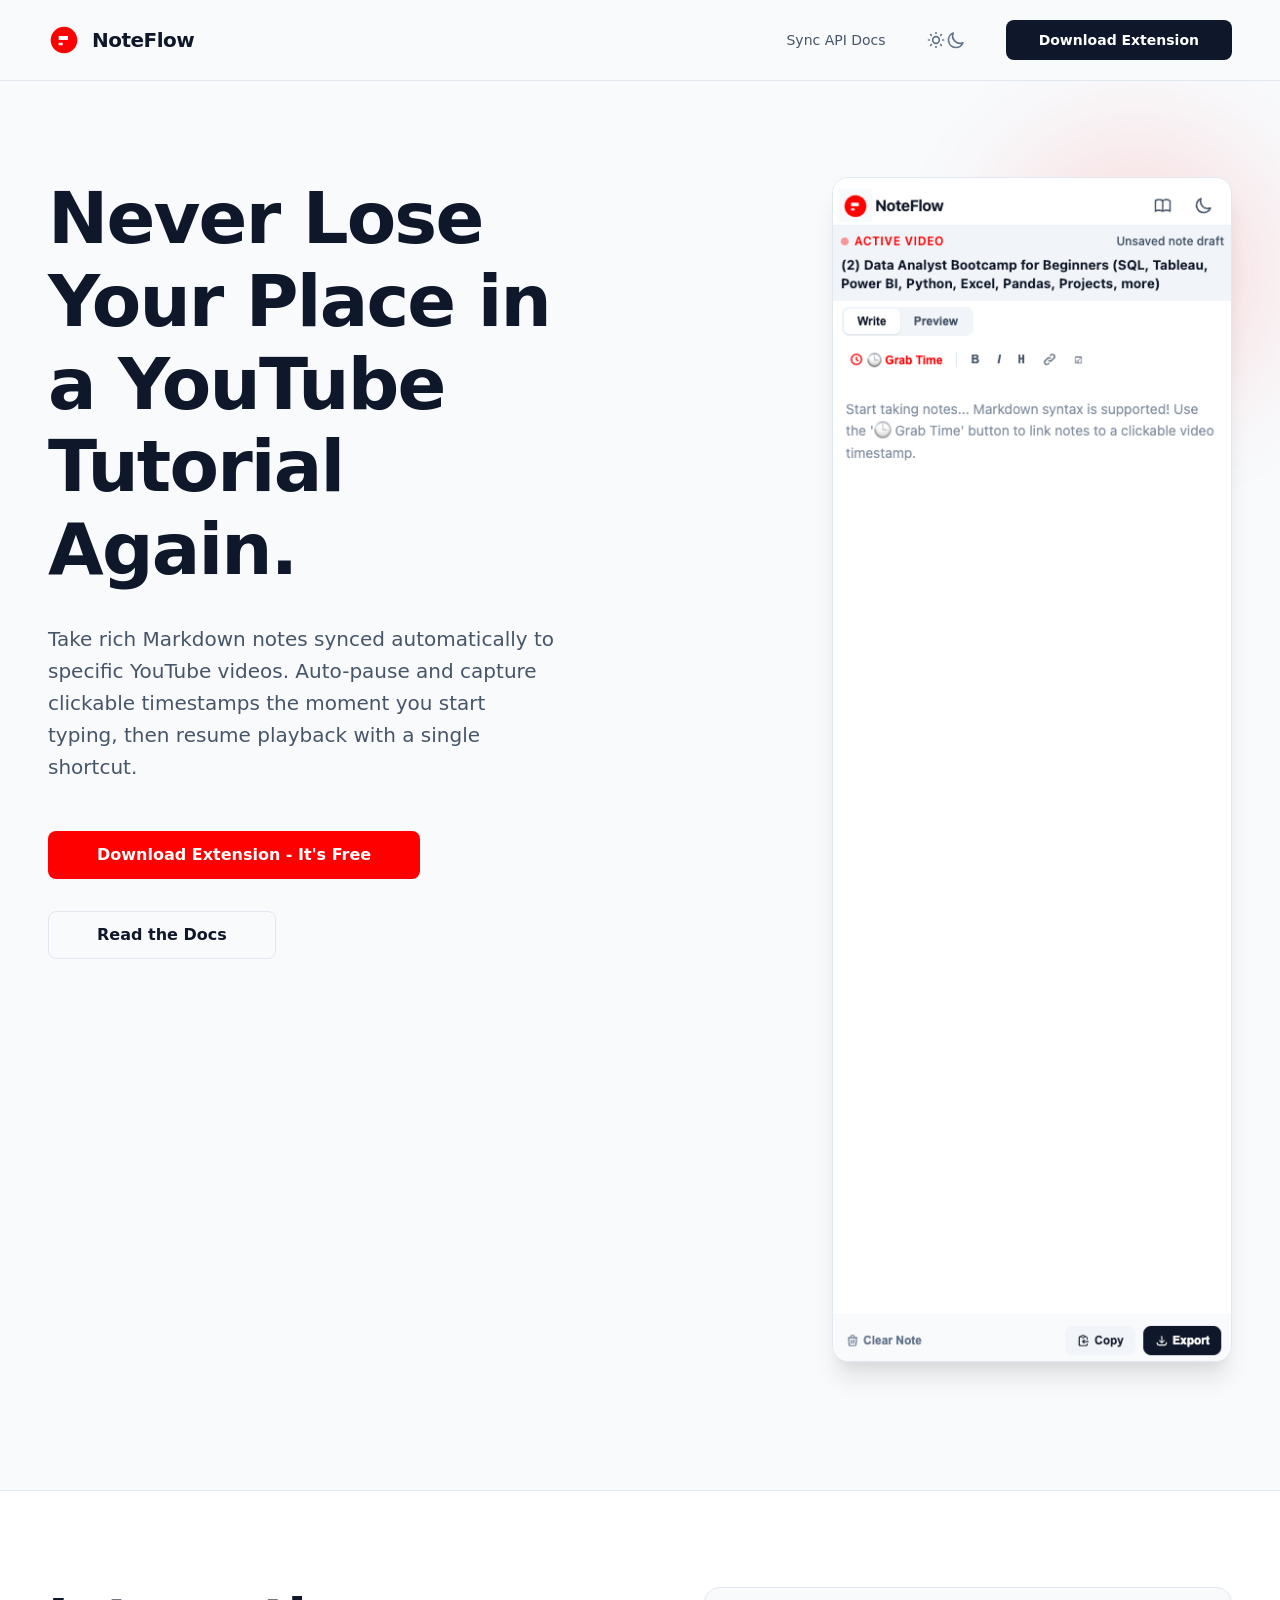
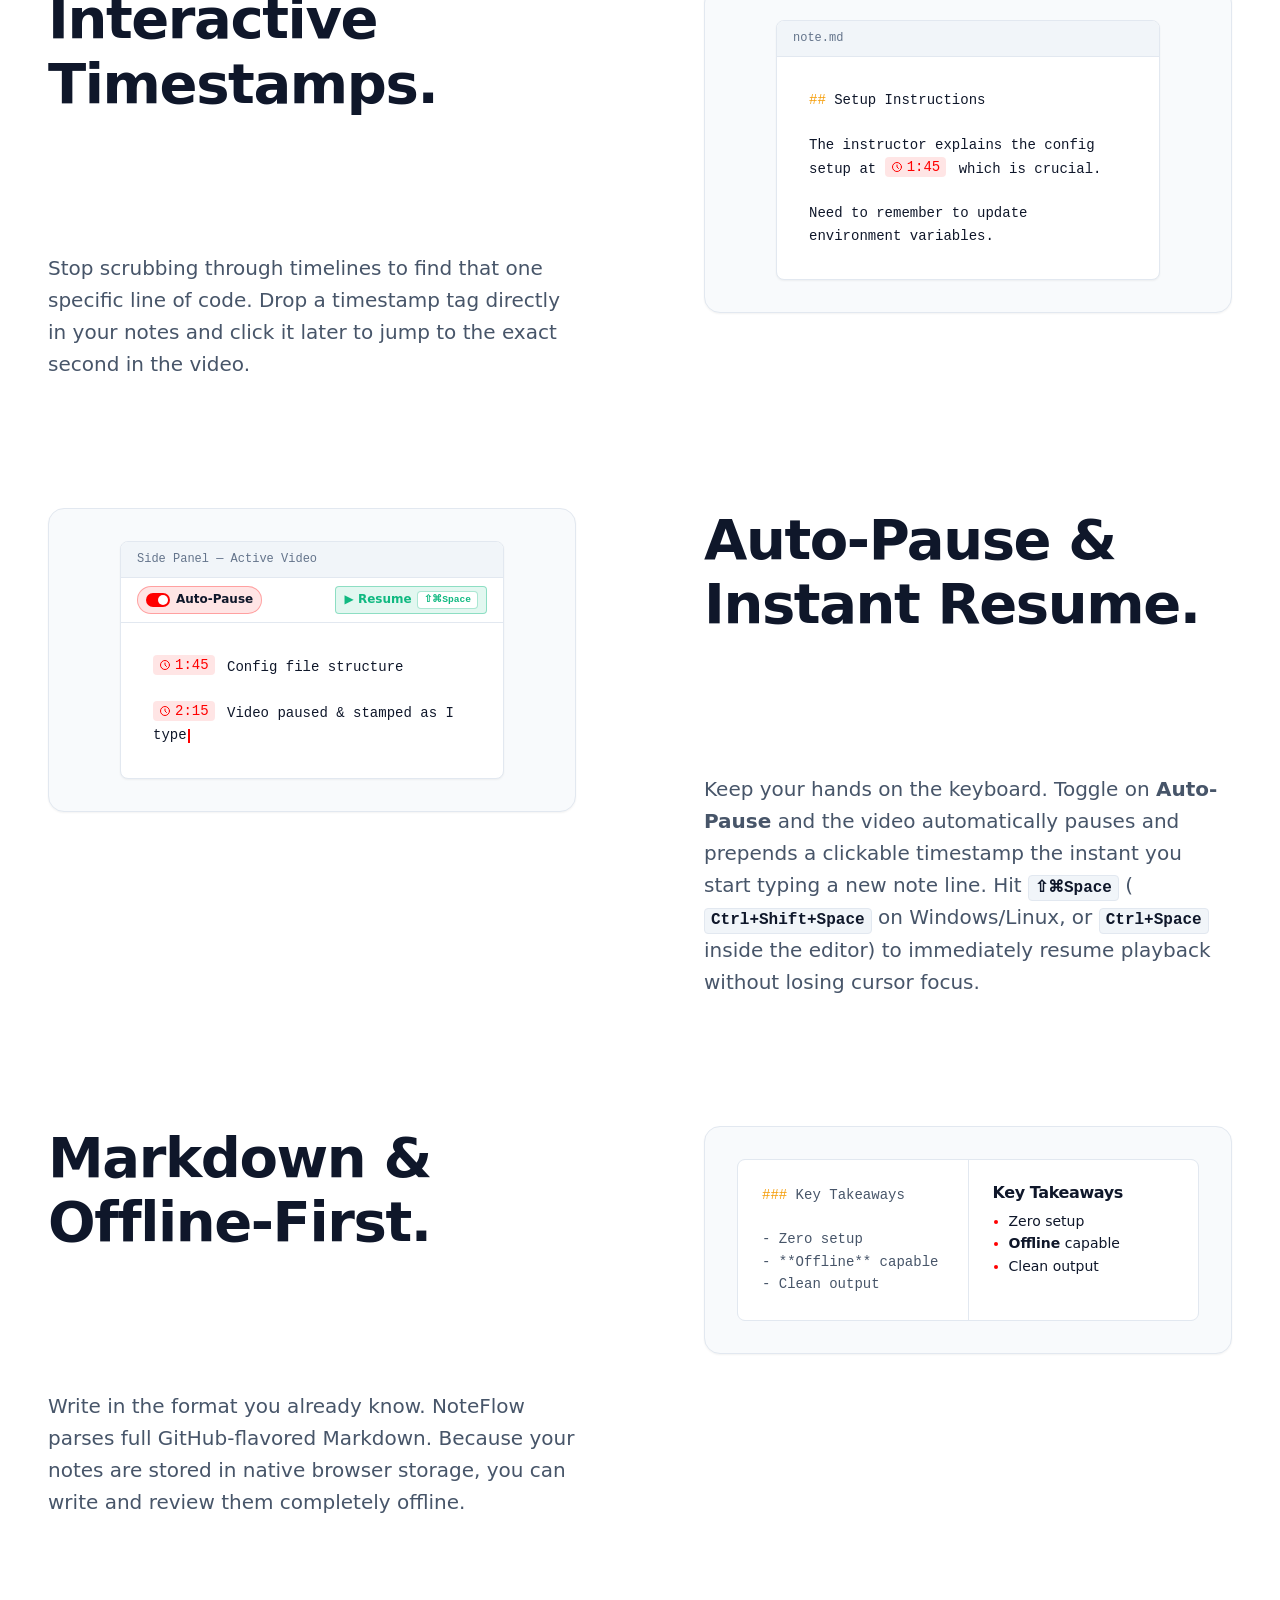
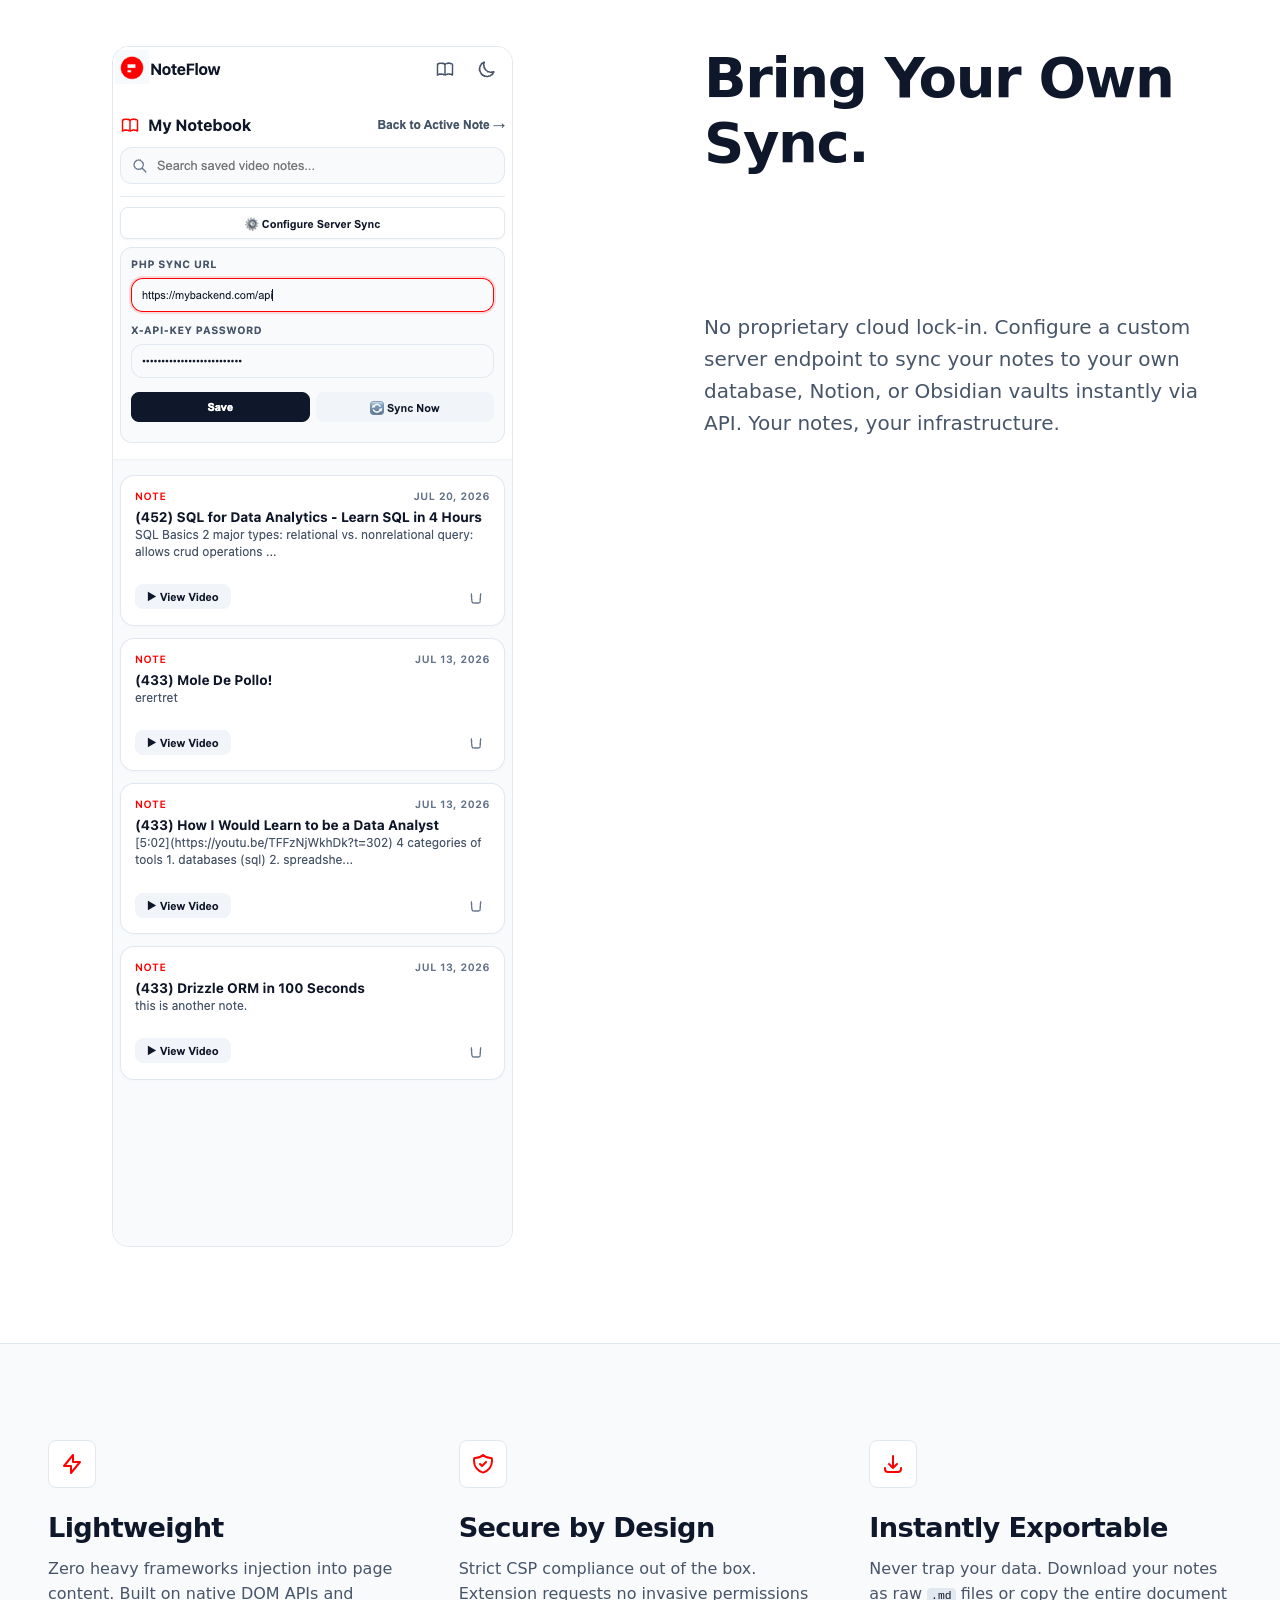
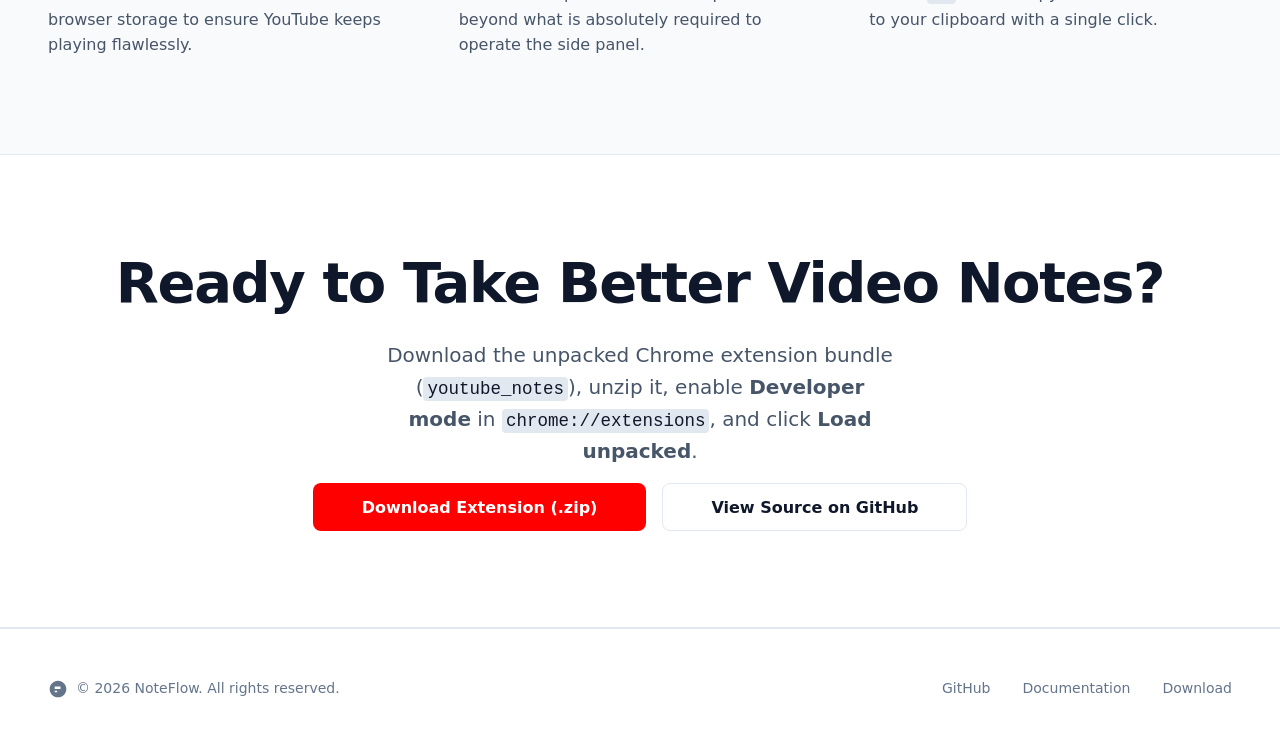
<file: index.html>
<!DOCTYPE html>
<html lang="en" class="scroll-smooth">

<head>
  <meta charset="UTF-8">
  <meta name="viewport" content="width=device-width, initial-scale=1.0">
  <title>YT NoteFlow | Markdown Notes for YouTube</title>
  <style>
    /* Hide scrollbar utility injected early for clean UI elements */
    .u-no-scrollbar::-webkit-scrollbar {
      display: none;
    }

    .u-no-scrollbar {
      -ms-overflow-style: none;
      scrollbar-width: none;
    }
  </style>
  <link rel="stylesheet" href="styles.css">
  <script>
    if (localStorage.theme === 'dark' || (!('theme' in localStorage) && window.matchMedia('(prefers-color-scheme: dark)').matches)) {
      document.documentElement.classList.add('dark')
    } else {
      document.documentElement.classList.remove('dark')
    }
  </script>
</head>

<body class="page">

  <nav class="site-header">
    <div class="layout-page site-header__inner">
      <a href="#" class="brand layout-cluster" aria-label="NoteFlow Home">
        <div class="brand__mark">
          <svg viewBox="0 0 24 24" xmlns="http://www.w3.org/2000/svg">
            <path d="M12 2C6.48 2 2 6.48 2 12s4.48 10 10 10 10-4.48 10-10S17.52 2 12 2zm-1 14H8v-2h3v2zm4-4H8V9h7v3z" />
          </svg>
        </div>
        <span class="brand__name">NoteFlow</span>
      </a>

      <div class="site-header__actions layout-cluster">
        <a href="sync-api.html" class="site-header__link u-hidden-mobile">Sync API Docs</a>

        <button id="theme-toggle" class="theme-toggle" aria-label="Toggle dark mode">
          <svg id="theme-toggle-light-icon" class="theme-toggle__icon" fill="none" viewBox="0 0 24 24"
            stroke="currentColor" stroke-width="2">
            <path stroke-linecap="round" stroke-linejoin="round"
              d="M12 3v1m0 16v1m9-9h-1M4 12H3m15.364 6.364l-.707-.707M6.343 6.343l-.707-.707m12.728 0l-.707.707M6.343 17.657l-.707.707M16 12a4 4 0 11-8 0 4 4 0 018 0z" />
          </svg>
          <svg id="theme-toggle-dark-icon" class="theme-toggle__icon u-hidden" fill="none" viewBox="0 0 24 24"
            stroke="currentColor" stroke-width="2">
            <path stroke-linecap="round" stroke-linejoin="round"
              d="M20.354 15.354A9 9 0 018.646 3.646 9.003 9.003 0 0012 21a9.003 9.003 0 008.354-5.646z" />
          </svg>
        </button>

        <a href="yt-noteflow-extension.zip" download class="button button--inverse u-hidden-mobile">
          Download Extension
        </a>
      </div>
    </div>
  </nav>

  <header class="hero">
    <div class="layout-page layout-grid hero__inner">
      <div class="hero__content layout-stack">
        <h1 class="hero__title">
          Never Lose Your Place in a YouTube Tutorial Again.
        </h1>
        <p class="hero__lead">
          Take rich Markdown notes synced automatically to specific YouTube videos. Auto-pause and capture clickable
          timestamps the moment you start typing, then resume playback with a single shortcut.
        </p>
        <div class="hero__ctas layout-cluster">
          <a href="yt-noteflow-extension.zip" download class="button button--primary">
            Download Extension - It's Free
          </a>
          <a href="sync-api.html" class="button button--outline">
            Read the Docs
          </a>
        </div>
      </div>

      <div class="hero__visual">
        <div class="hero__mockup-wrapper">
          <div class="mockup-frame mockup-frame--hero shadow-float">
            <img src="panel.png" alt="YT NoteFlow Active Video Interface" class="mockup-frame__image"
              onerror="this.src='https://placehold.co/800x1200/1f1f1f/aaaaaa?text=Active+Video+UI'">
          </div>
          <div class="hero__blob" aria-hidden="true"></div>
        </div>
      </div>
    </div>
  </header>

  <main class="page-main">
    <section class="section-features">
      <div class="layout-page layout-stack section-features__inner">

        <!-- Feature 1 -->
        <article class="feature-split layout-grid">
          <div class="feature-split__content layout-stack feature-split__content--reverse-desktop">
            <h2 class="feature-split__title">Interactive Timestamps.</h2>
            <p class="feature-split__text">
              Stop scrubbing through timelines to find that one specific line of code. Drop a timestamp tag directly in
              your notes and click it later to jump to the exact second in the video.
            </p>
          </div>
          <div class="feature-split__visual feature-split__visual--boxed">
            <div class="code-window">
              <div class="code-window__header">note.md</div>
              <div class="code-window__body">
                <span class="u-text-warning">##</span> Setup Instructions<br><br>
                The instructor explains the config setup at
                <button class="inline-timestamp">
                  <svg viewBox="0 0 24 24" fill="none" stroke="currentColor" stroke-width="2">
                    <path stroke-linecap="round" stroke-linejoin="round"
                      d="M12 8v4l3 3m6-3a9 9 0 11-18 0 9 9 0 0118 0z" />
                  </svg>
                  1:45
                </button>
                which is crucial.<br><br>
                Need to remember to update environment variables.
              </div>
            </div>
          </div>
        </article>

        <!-- Feature 2: Auto-Pause & Quick Resume -->
        <article class="feature-split layout-grid">
          <div class="feature-split__visual feature-split__visual--boxed">
            <div class="code-window">
              <div class="code-window__header">Side Panel — Active Video</div>
              <div class="code-window__toolbar">
                <span class="demo-autopause-pill">
                  <span class="demo-switch" aria-hidden="true">
                    <span class="demo-switch__thumb"></span>
                  </span>
                  Auto-Pause
                </span>
                <span class="demo-resume-pill">
                  &#9654; Resume
                  <kbd class="demo-kbd">&#8679;&#8984;Space</kbd>
                </span>
              </div>
              <div class="code-window__body">
                <button class="inline-timestamp">
                  <svg viewBox="0 0 24 24" fill="none" stroke="currentColor" stroke-width="2">
                    <path stroke-linecap="round" stroke-linejoin="round"
                      d="M12 8v4l3 3m6-3a9 9 0 11-18 0 9 9 0 0118 0z" />
                  </svg>
                  1:45
                </button>
                Config file structure<br><br>
                <button class="inline-timestamp">
                  <svg viewBox="0 0 24 24" fill="none" stroke="currentColor" stroke-width="2">
                    <path stroke-linecap="round" stroke-linejoin="round"
                      d="M12 8v4l3 3m6-3a9 9 0 11-18 0 9 9 0 0118 0z" />
                  </svg>
                  2:15
                </button>
                Video paused &amp; stamped as I type<span class="demo-cursor" aria-hidden="true"></span>
              </div>
            </div>
          </div>
          <div class="feature-split__content layout-stack">
            <h2 class="feature-split__title">Auto-Pause &amp; Instant Resume.</h2>
            <p class="feature-split__text">
              Keep your hands on the keyboard. Toggle on <strong>Auto-Pause</strong> and the video automatically pauses
              and prepends a clickable timestamp the instant you start typing a new note line. Hit
              <kbd class="demo-kbd">&#8679;&#8984;Space</kbd> (<kbd class="demo-kbd">Ctrl+Shift+Space</kbd> on
              Windows/Linux, or <kbd class="demo-kbd">Ctrl+Space</kbd> inside the editor) to immediately resume
              playback without losing cursor focus.
            </p>
          </div>
        </article>

        <!-- Feature 3 -->
        <article class="feature-split layout-grid">
          <div class="feature-split__content layout-stack feature-split__content--reverse-desktop">
            <h2 class="feature-split__title">Markdown &amp; Offline-First.</h2>
            <p class="feature-split__text">
              Write in the format you already know. NoteFlow parses full GitHub-flavored Markdown. Because your notes
              are stored in native browser storage, you can write and review them completely offline.
            </p>
          </div>
          <div class="feature-split__visual feature-split__visual--boxed">
            <div class="split-pane">
              <div class="split-pane__raw">
                <span class="u-text-warning">###</span> Key Takeaways<br><br>
                - Zero setup<br>
                - **Offline** capable<br>
                - Clean output
              </div>
              <div class="split-pane__rendered rich-text">
                <h3>Key Takeaways</h3>
                <ul>
                  <li>Zero setup</li>
                  <li><strong>Offline</strong> capable</li>
                  <li>Clean output</li>
                </ul>
              </div>
            </div>
          </div>
        </article>

        <!-- Feature 4 -->
        <article class="feature-split layout-grid">
          <div class="feature-split__visual">
            <div class="mockup-frame mockup-frame--sync">
              <img src="sync.png" alt="My Notebook Sync Configuration Panel" class="mockup-frame__image"
                onerror="this.src='https://placehold.co/600x900/1f1f1f/aaaaaa?text=Sync+Settings+UI'">
            </div>
          </div>
          <div class="feature-split__content layout-stack">
            <h2 class="feature-split__title">Bring Your Own Sync.</h2>
            <p class="feature-split__text">
              No proprietary cloud lock-in. Configure a custom server endpoint to sync your notes to your own database,
              Notion, or Obsidian vaults instantly via API. Your notes, your infrastructure.
            </p>
          </div>
        </article>

      </div>
    </section>

    <section class="section-benefits">
      <div class="layout-page layout-grid layout-grid--thirds">

        <article class="benefit-card layout-stack">
          <div class="benefit-card__icon">
            <svg fill="none" viewBox="0 0 24 24" stroke="currentColor" stroke-width="2">
              <path stroke-linecap="round" stroke-linejoin="round" d="M13 10V3L4 14h7v7l9-11h-7z" />
            </svg>
          </div>
          <h3 class="benefit-card__title">Lightweight</h3>
          <p class="benefit-card__text">
            Zero heavy frameworks injection into page content. Built on native DOM APIs and browser storage to ensure
            YouTube keeps playing flawlessly.
          </p>
        </article>

        <article class="benefit-card layout-stack">
          <div class="benefit-card__icon">
            <svg fill="none" viewBox="0 0 24 24" stroke="currentColor" stroke-width="2">
              <path stroke-linecap="round" stroke-linejoin="round"
                d="M9 12l2 2 4-4m5.618-4.016A11.955 11.955 0 0112 2.944a11.955 11.955 0 01-8.618 3.04A12.02 12.02 0 003 9c0 5.591 3.824 10.29 9 11.622 5.176-1.332 9-6.03 9-11.622 0-1.042-.133-2.052-.382-3.016z" />
            </svg>
          </div>
          <h3 class="benefit-card__title">Secure by Design</h3>
          <p class="benefit-card__text">
            Strict CSP compliance out of the box. Extension requests no invasive permissions beyond what is absolutely
            required to operate the side panel.
          </p>
        </article>

        <article class="benefit-card layout-stack">
          <div class="benefit-card__icon">
            <svg fill="none" viewBox="0 0 24 24" stroke="currentColor" stroke-width="2">
              <path stroke-linecap="round" stroke-linejoin="round"
                d="M4 16v1a3 3 0 003 3h10a3 3 0 003-3v-1m-4-4l-4 4m0 0l-4-4m4 4V4" />
            </svg>
          </div>
          <h3 class="benefit-card__title">Instantly Exportable</h3>
          <p class="benefit-card__text">
            Never trap your data. Download your notes as raw <code class="u-code-inline">.md</code> files or copy the
            entire document to your clipboard with a single click.
          </p>
        </article>

      </div>
    </section>

    <section id="download" class="section-features">
      <div class="layout-page layout-stack" style="align-items: center; text-align: center;">
        <h2 class="feature-split__title">Ready to Take Better Video Notes?</h2>
        <p class="hero__lead" style="margin-block-end: 0;">
          Download the unpacked Chrome extension bundle (<code class="u-code-inline">youtube_notes</code>), unzip it, enable <strong>Developer mode</strong> in <code class="u-code-inline">chrome://extensions</code>, and click <strong>Load unpacked</strong>.
        </p>
        <div class="layout-cluster" style="justify-content: center;">
          <a href="yt-noteflow-extension.zip" download class="button button--primary">
            Download Extension (.zip)
          </a>
          <a href="https://github.com/alexrdz/note-flow/tree/main/youtube_notes" class="button button--outline">
            View Source on GitHub
          </a>
        </div>
      </div>
    </section>
  </main>

  <footer class="site-footer">
    <div class="layout-page site-footer__inner layout-cluster">
      <div class="site-footer__copyright layout-cluster">
        <svg class="site-footer__logo" fill="currentColor" viewBox="0 0 24 24" xmlns="http://www.w3.org/2000/svg">
          <path d="M12 2C6.48 2 2 6.48 2 12s4.48 10 10 10 10-4.48 10-10S17.52 2 12 2zm-1 14H8v-2h3v2zm4-4H8V9h7v3z" />
        </svg>
        <span>&copy; <span id="year"></span> NoteFlow. All rights reserved.</span>
      </div>
      <div class="site-footer__links layout-cluster">
        <a href="https://github.com/alexrdz/note-flow" class="site-footer__link">GitHub</a>
        <a href="sync-api.html" class="site-footer__link">Documentation</a>
        <a href="yt-noteflow-extension.zip" download class="site-footer__link">Download</a>
      </div>
    </div>
  </footer>

  <script>
    document.getElementById('year').textContent = new Date().getFullYear();

    const themeToggleBtn = document.getElementById('theme-toggle');
    const darkIcon = document.getElementById('theme-toggle-dark-icon');
    const lightIcon = document.getElementById('theme-toggle-light-icon');

    if (document.documentElement.classList.contains('dark')) {
      lightIcon.classList.remove('u-hidden');
    } else {
      darkIcon.classList.remove('u-hidden');
    }

    themeToggleBtn.addEventListener('click', function () {
      darkIcon.classList.toggle('u-hidden');
      lightIcon.classList.toggle('u-hidden');

      if (document.documentElement.classList.contains('dark')) {
        document.documentElement.classList.remove('dark');
        localStorage.setItem('theme', 'light');
      } else {
        document.documentElement.classList.add('dark');
        localStorage.setItem('theme', 'dark');
      }
    });
  </script>
</body>

</html>
</file>
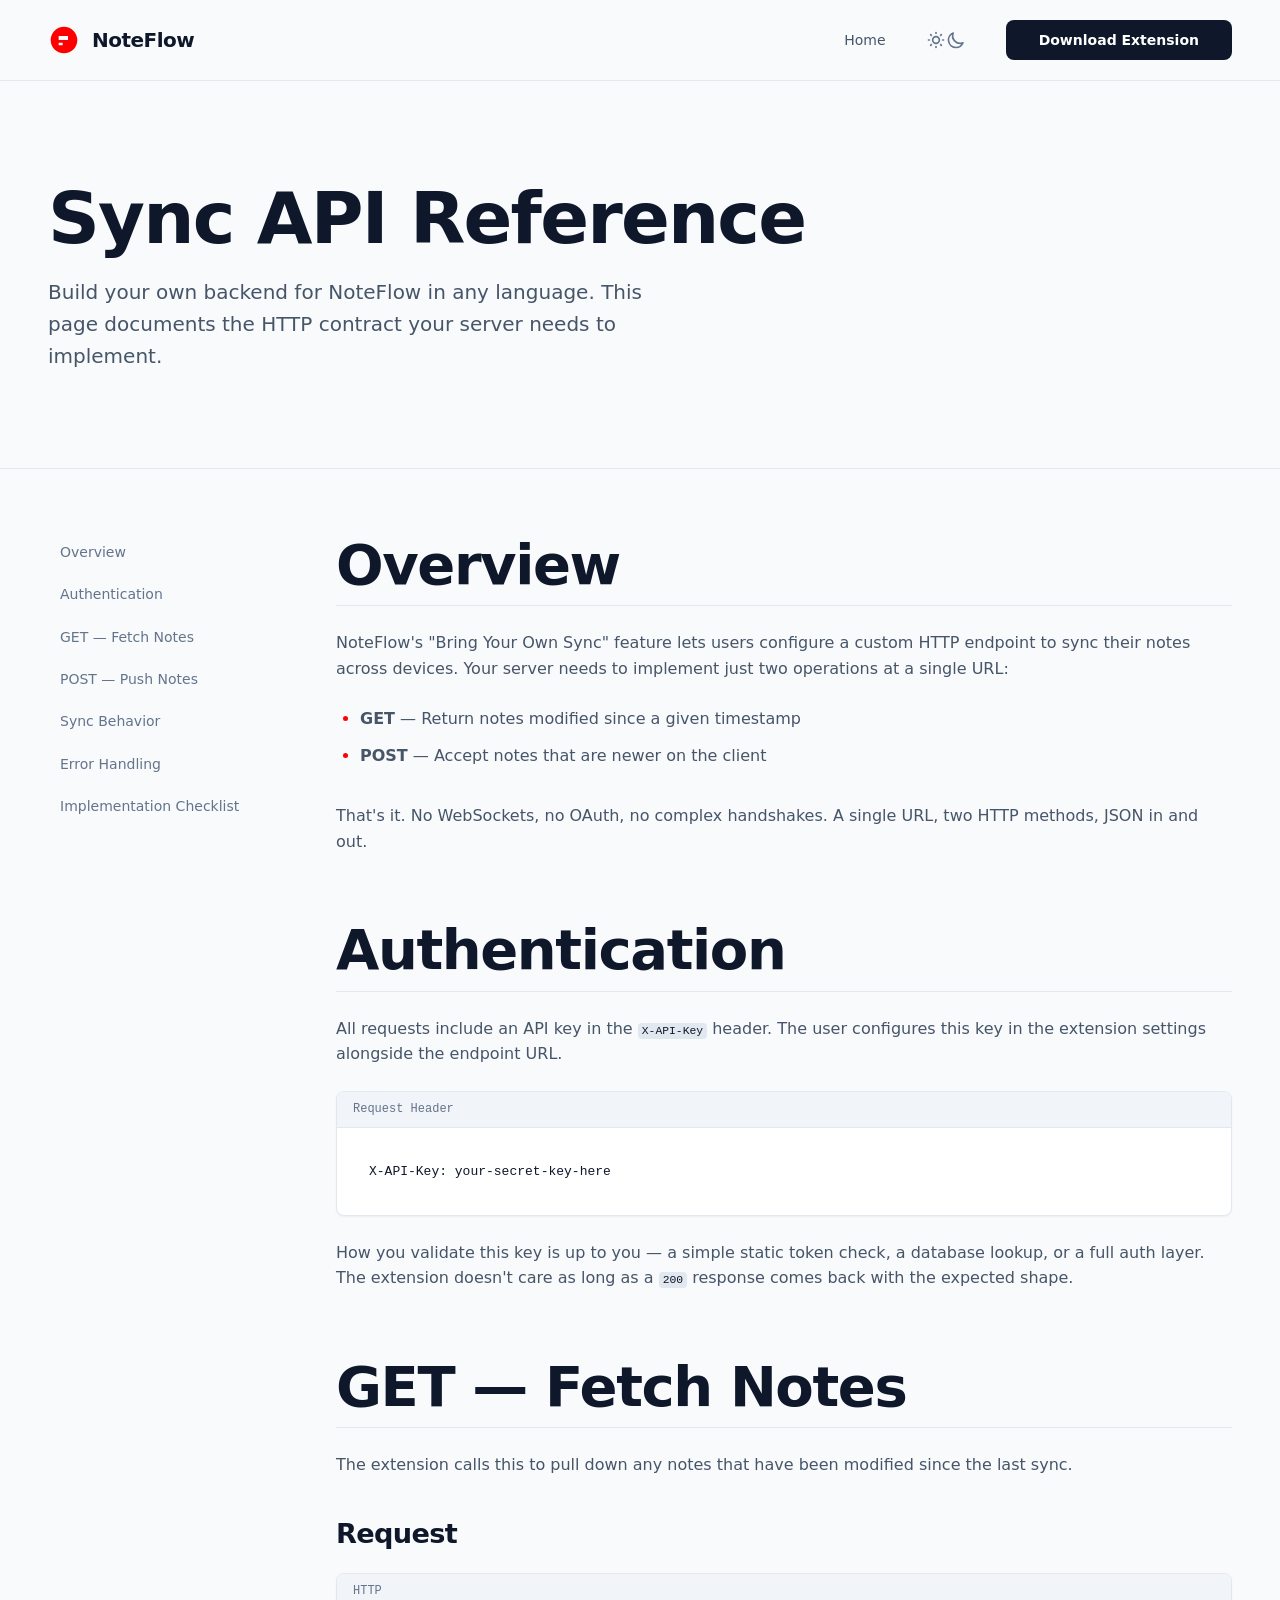
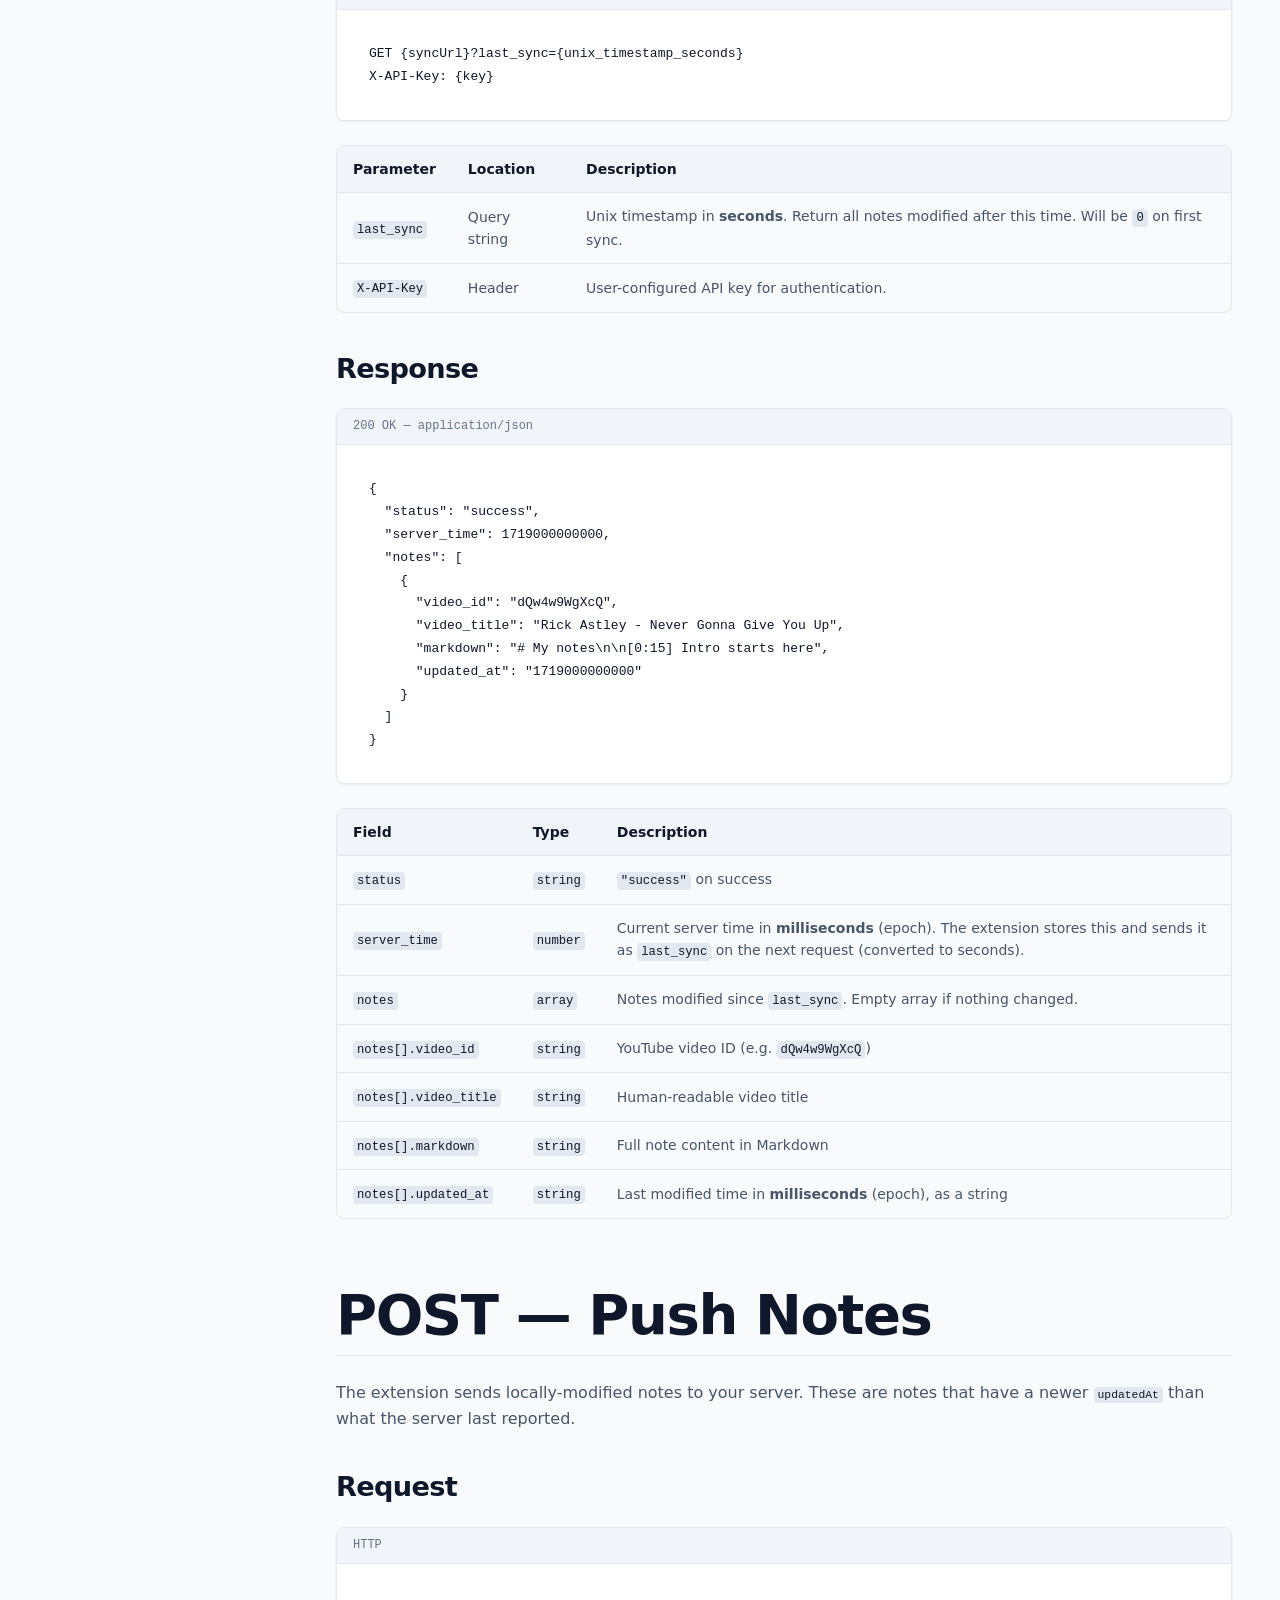
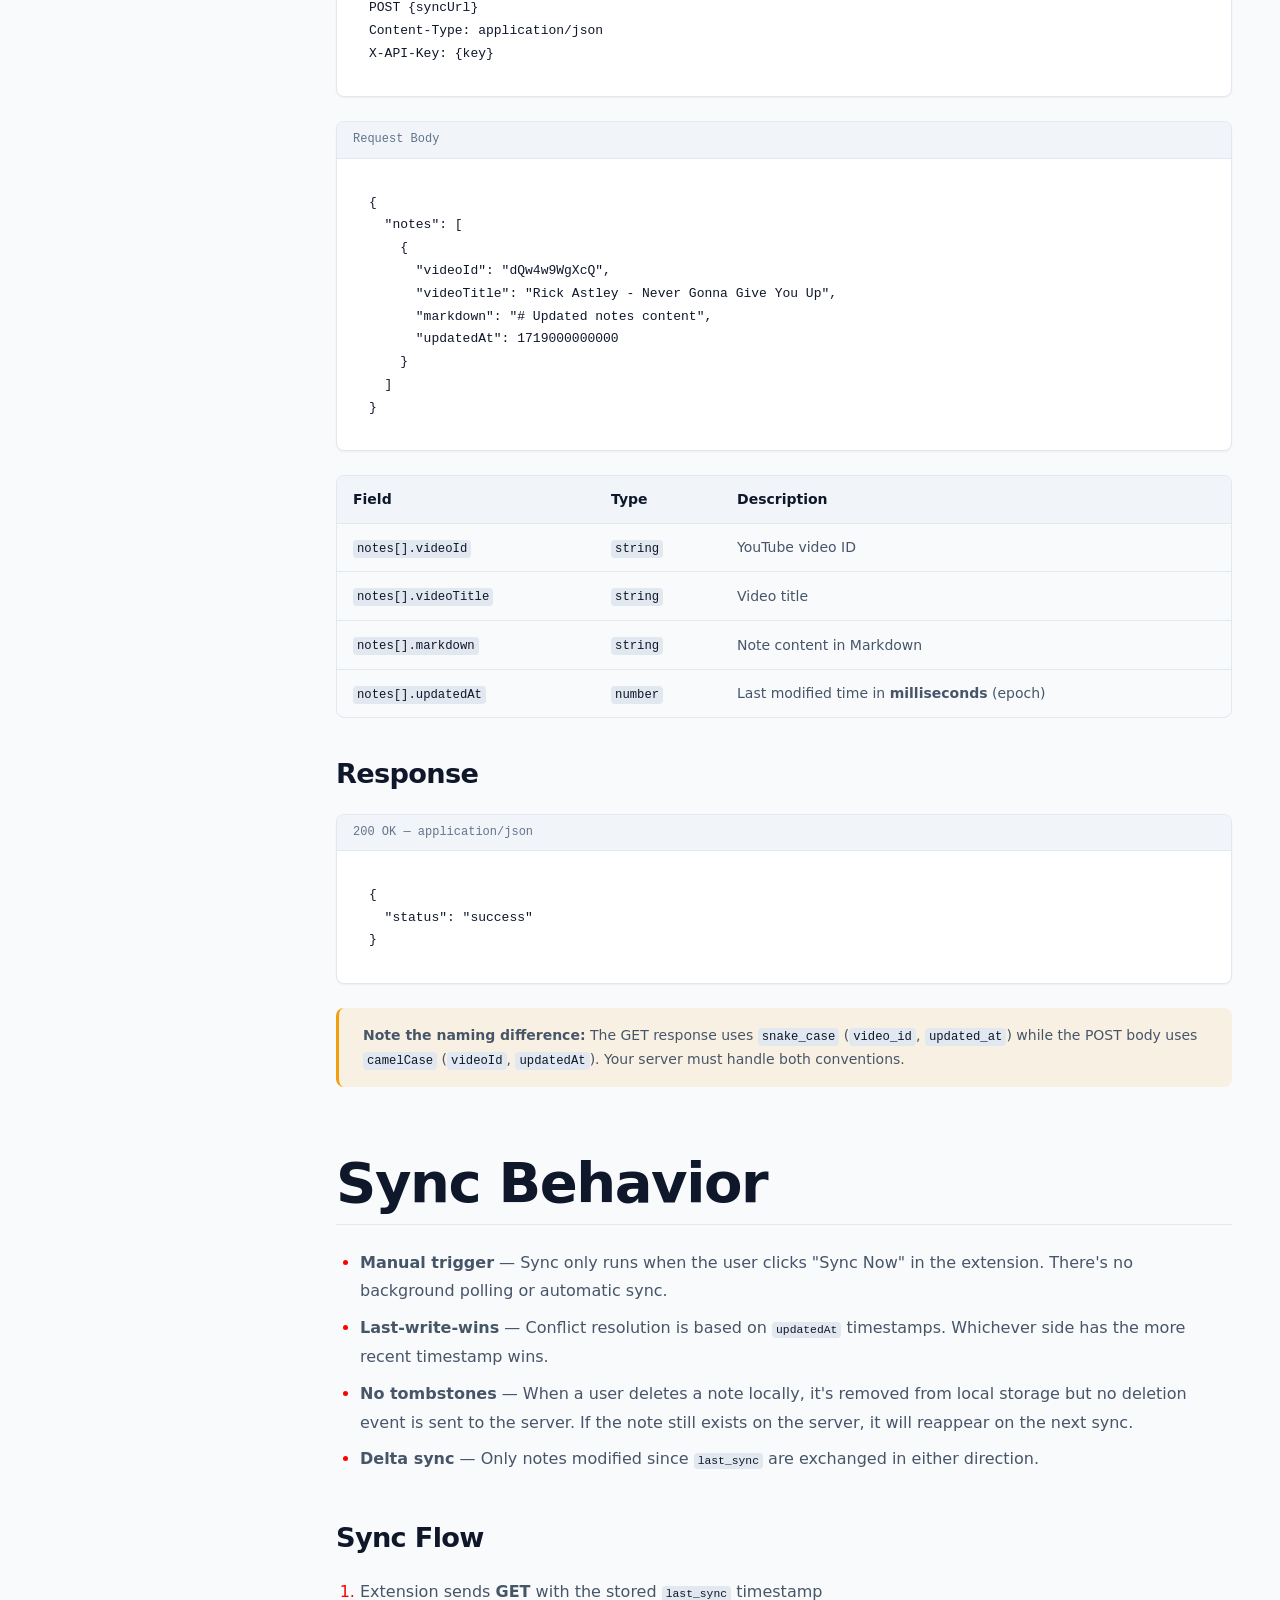
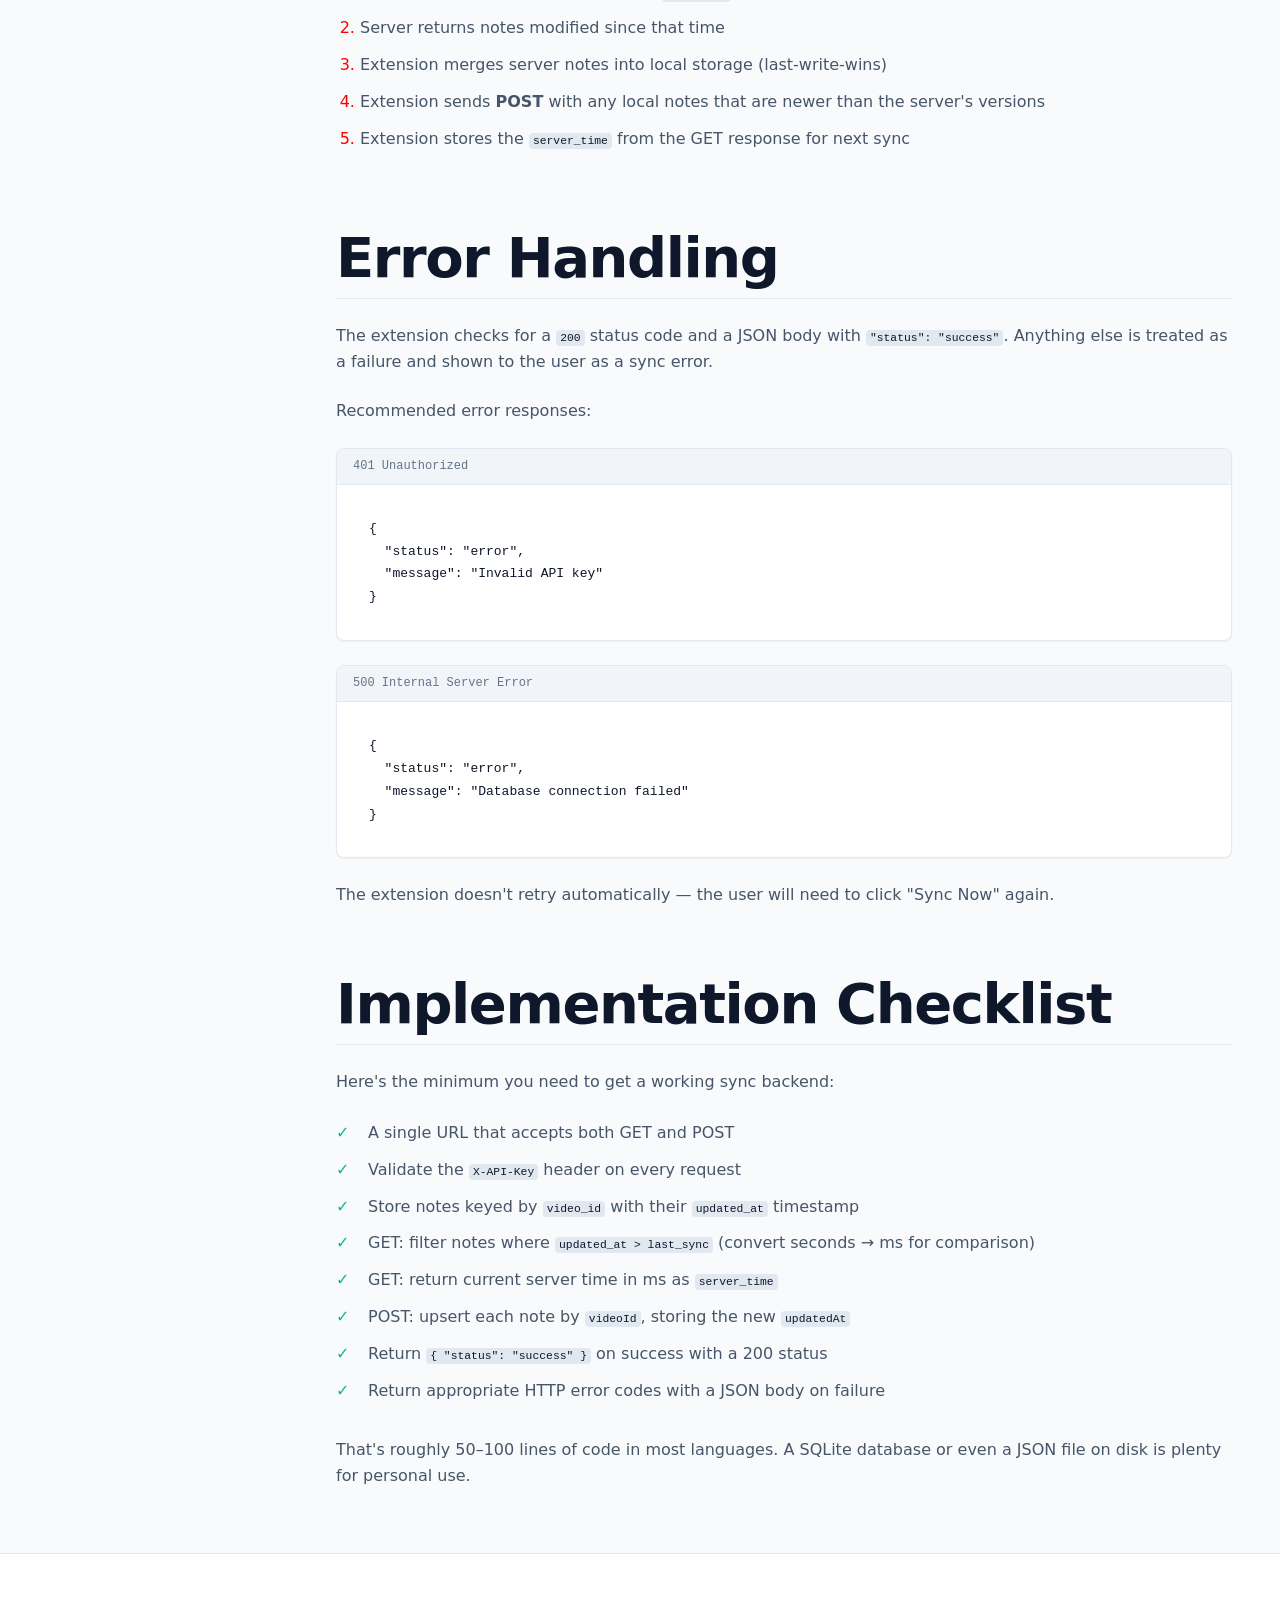
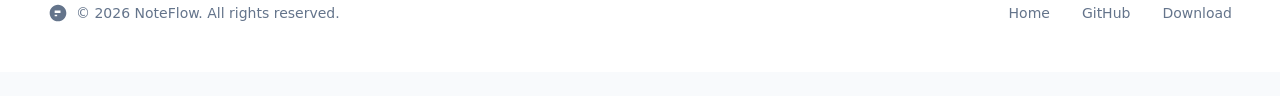
<file: sync-api.html>
<!DOCTYPE html>
<html lang="en" class="scroll-smooth">

<head>
  <meta charset="UTF-8">
  <meta name="viewport" content="width=device-width, initial-scale=1.0">
  <title>Sync API Reference | NoteFlow</title>
  <link rel="stylesheet" href="styles.css">
  <script>
    if (localStorage.theme === 'dark' || (!('theme' in localStorage) && window.matchMedia('(prefers-color-scheme: dark)').matches)) {
      document.documentElement.classList.add('dark')
    } else {
      document.documentElement.classList.remove('dark')
    }
  </script>
</head>

<body class="page">

  <nav class="site-header">
    <div class="layout-page site-header__inner">
      <a href="index.html" class="brand layout-cluster" aria-label="NoteFlow Home">
        <div class="brand__mark">
          <svg viewBox="0 0 24 24" xmlns="http://www.w3.org/2000/svg">
            <path d="M12 2C6.48 2 2 6.48 2 12s4.48 10 10 10 10-4.48 10-10S17.52 2 12 2zm-1 14H8v-2h3v2zm4-4H8V9h7v3z" />
          </svg>
        </div>
        <span class="brand__name">NoteFlow</span>
      </a>

      <div class="site-header__actions layout-cluster">
        <a href="index.html" class="site-header__link u-hidden-mobile">Home</a>

        <button id="theme-toggle" class="theme-toggle" aria-label="Toggle dark mode">
          <svg id="theme-toggle-light-icon" class="theme-toggle__icon" fill="none" viewBox="0 0 24 24"
            stroke="currentColor" stroke-width="2">
            <path stroke-linecap="round" stroke-linejoin="round"
              d="M12 3v1m0 16v1m9-9h-1M4 12H3m15.364 6.364l-.707-.707M6.343 6.343l-.707-.707m12.728 0l-.707.707M6.343 17.657l-.707.707M16 12a4 4 0 11-8 0 4 4 0 018 0z" />
          </svg>
          <svg id="theme-toggle-dark-icon" class="theme-toggle__icon u-hidden" fill="none" viewBox="0 0 24 24"
            stroke="currentColor" stroke-width="2">
            <path stroke-linecap="round" stroke-linejoin="round"
              d="M20.354 15.354A9 9 0 018.646 3.646 9.003 9.003 0 0012 21a9.003 9.003 0 008.354-5.646z" />
          </svg>
        </button>

        <a href="yt-noteflow-extension.zip" download class="button button--inverse u-hidden-mobile">
          Download Extension
        </a>
      </div>
    </div>
  </nav>

  <main class="page-main">
    <section class="docs-hero">
      <div class="layout-page layout-stack docs-hero__inner">
        <h1 class="docs-hero__title">Sync API Reference</h1>
        <p class="docs-hero__lead">
          Build your own backend for NoteFlow in any language. This page documents the HTTP contract your server needs to implement.
        </p>
      </div>
    </section>

    <div class="layout-page docs-layout">
      <aside class="docs-sidebar u-hidden-mobile">
        <nav class="docs-nav layout-stack" aria-label="Documentation navigation">
          <a href="#overview" class="docs-nav__link">Overview</a>
          <a href="#authentication" class="docs-nav__link">Authentication</a>
          <a href="#get-notes" class="docs-nav__link">GET — Fetch Notes</a>
          <a href="#post-notes" class="docs-nav__link">POST — Push Notes</a>
          <a href="#sync-behavior" class="docs-nav__link">Sync Behavior</a>
          <a href="#error-handling" class="docs-nav__link">Error Handling</a>
          <a href="#checklist" class="docs-nav__link">Implementation Checklist</a>
        </nav>
      </aside>

      <article class="docs-content layout-stack">

        <!-- Overview -->
        <section id="overview" class="docs-section layout-stack">
          <h2 class="docs-section__title">Overview</h2>
          <p>
            NoteFlow's "Bring Your Own Sync" feature lets users configure a custom HTTP endpoint to sync their notes across devices. Your server needs to implement just two operations at a single URL:
          </p>
          <ul class="docs-list">
            <li><strong>GET</strong> — Return notes modified since a given timestamp</li>
            <li><strong>POST</strong> — Accept notes that are newer on the client</li>
          </ul>
          <p>
            That's it. No WebSockets, no OAuth, no complex handshakes. A single URL, two HTTP methods, JSON in and out.
          </p>
        </section>

        <!-- Authentication -->
        <section id="authentication" class="docs-section layout-stack">
          <h2 class="docs-section__title">Authentication</h2>
          <p>
            All requests include an API key in the <code class="u-code-inline">X-API-Key</code> header. The user configures this key in the extension settings alongside the endpoint URL.
          </p>
          <div class="code-window">
            <div class="code-window__header">Request Header</div>
            <div class="code-window__body">
              <pre><code>X-API-Key: your-secret-key-here</code></pre>
            </div>
          </div>
          <p>
            How you validate this key is up to you — a simple static token check, a database lookup, or a full auth layer. The extension doesn't care as long as a <code class="u-code-inline">200</code> response comes back with the expected shape.
          </p>
        </section>

        <!-- GET Notes -->
        <section id="get-notes" class="docs-section layout-stack">
          <h2 class="docs-section__title">GET — Fetch Notes</h2>
          <p>
            The extension calls this to pull down any notes that have been modified since the last sync.
          </p>

          <h3 class="docs-subsection__title">Request</h3>
          <div class="code-window">
            <div class="code-window__header">HTTP</div>
            <div class="code-window__body">
              <pre><code>GET {syncUrl}?last_sync={unix_timestamp_seconds}
X-API-Key: {key}</code></pre>
            </div>
          </div>

          <div class="docs-table-wrapper">
            <table class="docs-table">
              <thead>
                <tr>
                  <th>Parameter</th>
                  <th>Location</th>
                  <th>Description</th>
                </tr>
              </thead>
              <tbody>
                <tr>
                  <td><code class="u-code-inline">last_sync</code></td>
                  <td>Query string</td>
                  <td>Unix timestamp in <strong>seconds</strong>. Return all notes modified after this time. Will be <code class="u-code-inline">0</code> on first sync.</td>
                </tr>
                <tr>
                  <td><code class="u-code-inline">X-API-Key</code></td>
                  <td>Header</td>
                  <td>User-configured API key for authentication.</td>
                </tr>
              </tbody>
            </table>
          </div>

          <h3 class="docs-subsection__title">Response</h3>
          <div class="code-window">
            <div class="code-window__header">200 OK — application/json</div>
            <div class="code-window__body">
<pre><code>{
  "status": "success",
  "server_time": 1719000000000,
  "notes": [
    {
      "video_id": "dQw4w9WgXcQ",
      "video_title": "Rick Astley - Never Gonna Give You Up",
      "markdown": "# My notes\n\n[0:15] Intro starts here",
      "updated_at": "1719000000000"
    }
  ]
}</code></pre>
            </div>
          </div>

          <div class="docs-table-wrapper">
            <table class="docs-table">
              <thead>
                <tr>
                  <th>Field</th>
                  <th>Type</th>
                  <th>Description</th>
                </tr>
              </thead>
              <tbody>
                <tr>
                  <td><code class="u-code-inline">status</code></td>
                  <td><code class="u-code-inline">string</code></td>
                  <td><code class="u-code-inline">"success"</code> on success</td>
                </tr>
                <tr>
                  <td><code class="u-code-inline">server_time</code></td>
                  <td><code class="u-code-inline">number</code></td>
                  <td>Current server time in <strong>milliseconds</strong> (epoch). The extension stores this and sends it as <code class="u-code-inline">last_sync</code> on the next request (converted to seconds).</td>
                </tr>
                <tr>
                  <td><code class="u-code-inline">notes</code></td>
                  <td><code class="u-code-inline">array</code></td>
                  <td>Notes modified since <code class="u-code-inline">last_sync</code>. Empty array if nothing changed.</td>
                </tr>
                <tr>
                  <td><code class="u-code-inline">notes[].video_id</code></td>
                  <td><code class="u-code-inline">string</code></td>
                  <td>YouTube video ID (e.g. <code class="u-code-inline">dQw4w9WgXcQ</code>)</td>
                </tr>
                <tr>
                  <td><code class="u-code-inline">notes[].video_title</code></td>
                  <td><code class="u-code-inline">string</code></td>
                  <td>Human-readable video title</td>
                </tr>
                <tr>
                  <td><code class="u-code-inline">notes[].markdown</code></td>
                  <td><code class="u-code-inline">string</code></td>
                  <td>Full note content in Markdown</td>
                </tr>
                <tr>
                  <td><code class="u-code-inline">notes[].updated_at</code></td>
                  <td><code class="u-code-inline">string</code></td>
                  <td>Last modified time in <strong>milliseconds</strong> (epoch), as a string</td>
                </tr>
              </tbody>
            </table>
          </div>
        </section>

        <!-- POST Notes -->
        <section id="post-notes" class="docs-section layout-stack">
          <h2 class="docs-section__title">POST — Push Notes</h2>
          <p>
            The extension sends locally-modified notes to your server. These are notes that have a newer <code class="u-code-inline">updatedAt</code> than what the server last reported.
          </p>

          <h3 class="docs-subsection__title">Request</h3>
          <div class="code-window">
            <div class="code-window__header">HTTP</div>
            <div class="code-window__body">
              <pre><code>POST {syncUrl}
Content-Type: application/json
X-API-Key: {key}</code></pre>
            </div>
          </div>

          <div class="code-window">
            <div class="code-window__header">Request Body</div>
            <div class="code-window__body">
<pre><code>{
  "notes": [
    {
      "videoId": "dQw4w9WgXcQ",
      "videoTitle": "Rick Astley - Never Gonna Give You Up",
      "markdown": "# Updated notes content",
      "updatedAt": 1719000000000
    }
  ]
}</code></pre>
            </div>
          </div>

          <div class="docs-table-wrapper">
            <table class="docs-table">
              <thead>
                <tr>
                  <th>Field</th>
                  <th>Type</th>
                  <th>Description</th>
                </tr>
              </thead>
              <tbody>
                <tr>
                  <td><code class="u-code-inline">notes[].videoId</code></td>
                  <td><code class="u-code-inline">string</code></td>
                  <td>YouTube video ID</td>
                </tr>
                <tr>
                  <td><code class="u-code-inline">notes[].videoTitle</code></td>
                  <td><code class="u-code-inline">string</code></td>
                  <td>Video title</td>
                </tr>
                <tr>
                  <td><code class="u-code-inline">notes[].markdown</code></td>
                  <td><code class="u-code-inline">string</code></td>
                  <td>Note content in Markdown</td>
                </tr>
                <tr>
                  <td><code class="u-code-inline">notes[].updatedAt</code></td>
                  <td><code class="u-code-inline">number</code></td>
                  <td>Last modified time in <strong>milliseconds</strong> (epoch)</td>
                </tr>
              </tbody>
            </table>
          </div>

          <h3 class="docs-subsection__title">Response</h3>
          <div class="code-window">
            <div class="code-window__header">200 OK — application/json</div>
            <div class="code-window__body">
<pre><code>{
  "status": "success"
}</code></pre>
            </div>
          </div>

          <div class="docs-callout">
            <strong>Note the naming difference:</strong> The GET response uses <code class="u-code-inline">snake_case</code> (<code class="u-code-inline">video_id</code>, <code class="u-code-inline">updated_at</code>) while the POST body uses <code class="u-code-inline">camelCase</code> (<code class="u-code-inline">videoId</code>, <code class="u-code-inline">updatedAt</code>). Your server must handle both conventions.
          </div>
        </section>

        <!-- Sync Behavior -->
        <section id="sync-behavior" class="docs-section layout-stack">
          <h2 class="docs-section__title">Sync Behavior</h2>
          <ul class="docs-list">
            <li><strong>Manual trigger</strong> — Sync only runs when the user clicks "Sync Now" in the extension. There's no background polling or automatic sync.</li>
            <li><strong>Last-write-wins</strong> — Conflict resolution is based on <code class="u-code-inline">updatedAt</code> timestamps. Whichever side has the more recent timestamp wins.</li>
            <li><strong>No tombstones</strong> — When a user deletes a note locally, it's removed from local storage but no deletion event is sent to the server. If the note still exists on the server, it will reappear on the next sync.</li>
            <li><strong>Delta sync</strong> — Only notes modified since <code class="u-code-inline">last_sync</code> are exchanged in either direction.</li>
          </ul>

          <h3 class="docs-subsection__title">Sync Flow</h3>
          <ol class="docs-list docs-list--ordered">
            <li>Extension sends <strong>GET</strong> with the stored <code class="u-code-inline">last_sync</code> timestamp</li>
            <li>Server returns notes modified since that time</li>
            <li>Extension merges server notes into local storage (last-write-wins)</li>
            <li>Extension sends <strong>POST</strong> with any local notes that are newer than the server's versions</li>
            <li>Extension stores the <code class="u-code-inline">server_time</code> from the GET response for next sync</li>
          </ol>
        </section>

        <!-- Error Handling -->
        <section id="error-handling" class="docs-section layout-stack">
          <h2 class="docs-section__title">Error Handling</h2>
          <p>
            The extension checks for a <code class="u-code-inline">200</code> status code and a JSON body with <code class="u-code-inline">"status": "success"</code>. Anything else is treated as a failure and shown to the user as a sync error.
          </p>
          <p>Recommended error responses:</p>
          <div class="code-window">
            <div class="code-window__header">401 Unauthorized</div>
            <div class="code-window__body">
<pre><code>{
  "status": "error",
  "message": "Invalid API key"
}</code></pre>
            </div>
          </div>
          <div class="code-window">
            <div class="code-window__header">500 Internal Server Error</div>
            <div class="code-window__body">
<pre><code>{
  "status": "error",
  "message": "Database connection failed"
}</code></pre>
            </div>
          </div>
          <p>
            The extension doesn't retry automatically — the user will need to click "Sync Now" again.
          </p>
        </section>

        <!-- Implementation Checklist -->
        <section id="checklist" class="docs-section layout-stack">
          <h2 class="docs-section__title">Implementation Checklist</h2>
          <p>Here's the minimum you need to get a working sync backend:</p>
          <ul class="docs-list docs-list--check">
            <li>A single URL that accepts both GET and POST</li>
            <li>Validate the <code class="u-code-inline">X-API-Key</code> header on every request</li>
            <li>Store notes keyed by <code class="u-code-inline">video_id</code> with their <code class="u-code-inline">updated_at</code> timestamp</li>
            <li>GET: filter notes where <code class="u-code-inline">updated_at &gt; last_sync</code> (convert seconds → ms for comparison)</li>
            <li>GET: return current server time in ms as <code class="u-code-inline">server_time</code></li>
            <li>POST: upsert each note by <code class="u-code-inline">videoId</code>, storing the new <code class="u-code-inline">updatedAt</code></li>
            <li>Return <code class="u-code-inline">{ "status": "success" }</code> on success with a 200 status</li>
            <li>Return appropriate HTTP error codes with a JSON body on failure</li>
          </ul>
          <p>
            That's roughly 50–100 lines of code in most languages. A SQLite database or even a JSON file on disk is plenty for personal use.
          </p>
        </section>

      </article>
    </div>
  </main>

  <footer class="site-footer">
    <div class="layout-page site-footer__inner layout-cluster">
      <div class="site-footer__copyright layout-cluster">
        <svg class="site-footer__logo" fill="currentColor" viewBox="0 0 24 24" xmlns="http://www.w3.org/2000/svg">
          <path d="M12 2C6.48 2 2 6.48 2 12s4.48 10 10 10 10-4.48 10-10S17.52 2 12 2zm-1 14H8v-2h3v2zm4-4H8V9h7v3z" />
        </svg>
        <span>&copy; <span id="year"></span> NoteFlow. All rights reserved.</span>
      </div>
      <div class="site-footer__links layout-cluster">
        <a href="index.html" class="site-footer__link">Home</a>
        <a href="https://github.com/alexrdz/note-flow" class="site-footer__link">GitHub</a>
        <a href="yt-noteflow-extension.zip" download class="site-footer__link">Download</a>
      </div>
    </div>
  </footer>

  <script>
    document.getElementById('year').textContent = new Date().getFullYear();

    const themeToggleBtn = document.getElementById('theme-toggle');
    const darkIcon = document.getElementById('theme-toggle-dark-icon');
    const lightIcon = document.getElementById('theme-toggle-light-icon');

    if (document.documentElement.classList.contains('dark')) {
      lightIcon.classList.remove('u-hidden');
    } else {
      darkIcon.classList.remove('u-hidden');
    }

    themeToggleBtn.addEventListener('click', function () {
      darkIcon.classList.toggle('u-hidden');
      lightIcon.classList.toggle('u-hidden');

      if (document.documentElement.classList.contains('dark')) {
        document.documentElement.classList.remove('dark');
        localStorage.setItem('theme', 'light');
      } else {
        document.documentElement.classList.add('dark');
        localStorage.setItem('theme', 'dark');
      }
    });
  </script>
</body>

</html>
</file>
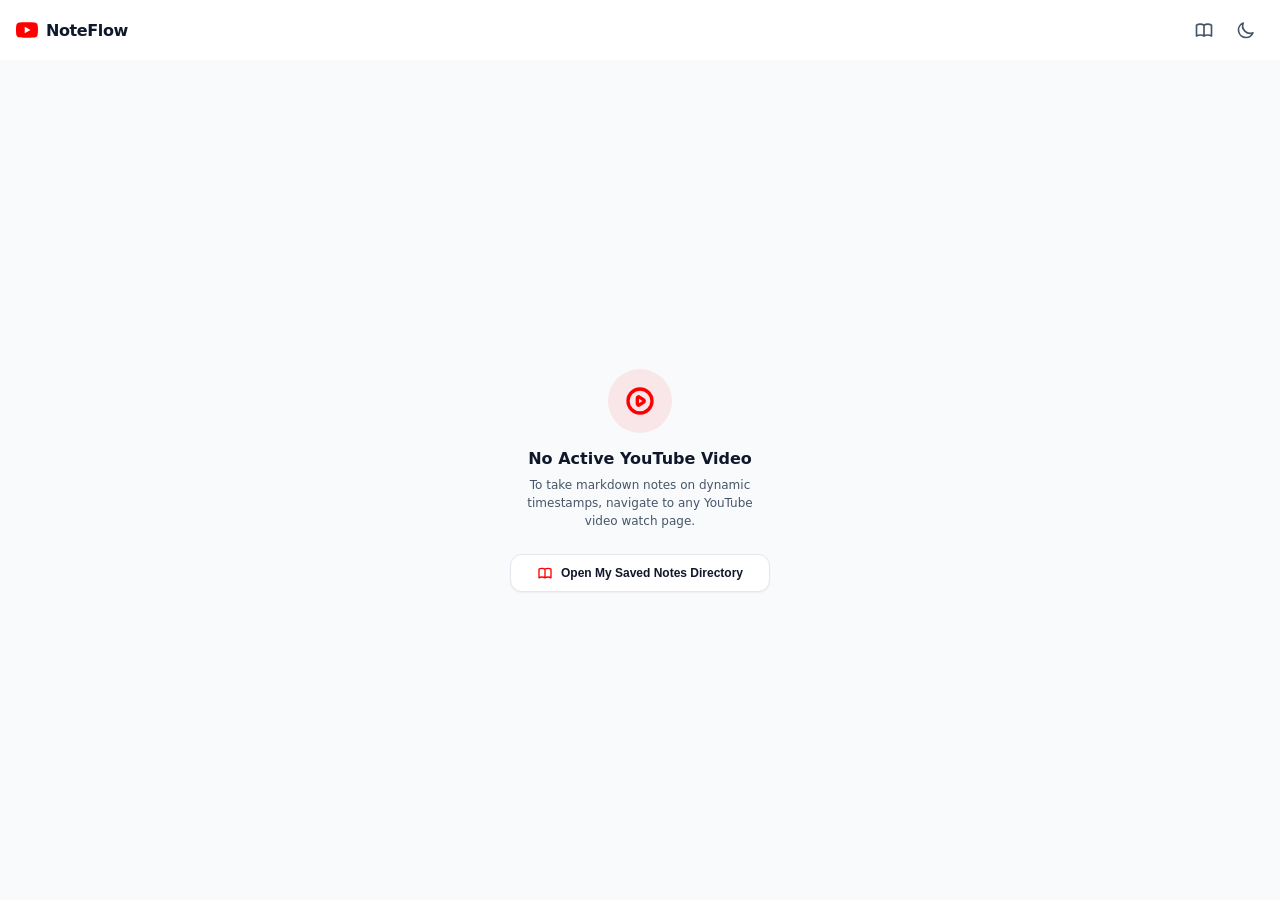
<file: youtube_notes/sidepanel.html>
<!DOCTYPE html>
<html lang="en">

<head>
  <meta charset="UTF-8">
  <meta name="viewport" content="width=device-width, initial-scale=1.0">
  <title>YT NoteFlow</title>

  <!-- Premium, secure Native CSS (Zero CDNs, zero Tailwind, fully CSP compliant) -->
  <style>
    /* Styling Variable Tokens mirroring YouTube's visual depth */
    :root {
      --bg-primary: #f8fafc;
      --bg-secondary: #ffffff;
      --bg-banner: #f1f5f9;
      --border-color: #e2e8f0;
      --text-primary: #0f172a;
      --text-secondary: #475569;
      --text-muted: #64748b;
      --yt-red: #ff0000;
      --yt-red-hover: #cc0000;
      --btn-secondary-bg: #f1f5f9;
      --btn-secondary-hover: #e2e8f0;
      --btn-primary-bg: #0f172a;
      --btn-primary-text: #ffffff;
      --btn-primary-hover: #1e293b;
      --modal-overlay: rgba(0, 0, 0, 0.4);
    }

    /* Dark Theme Variables */
    .dark {
      --bg-primary: #0f0f0f;
      --bg-secondary: #1f1f1f;
      --bg-banner: #141414;
      --border-color: #2d2d2d;
      --text-primary: #f1f1f1;
      --text-secondary: #aaaaaa;
      --text-muted: #717171;
      --yt-red: #ff0000;
      --yt-red-hover: #cc0000;
      --btn-secondary-bg: #2d2d2d;
      --btn-secondary-hover: #3d3d3d;
      --btn-primary-bg: #f1f1f1;
      --btn-primary-text: #0f0f0f;
      --btn-primary-hover: #e1e1e1;
      --modal-overlay: rgba(0, 0, 0, 0.7);
    }

    /* Layout Elements & Resets */
    * {
      box-sizing: border-box;
      margin: 0;
      padding: 0;
    }

    html,
    body {
      height: 100%;
      font-family: system-ui, -apple-system, BlinkMacSystemFont, "Segoe UI", Roboto, sans-serif;
      overflow: hidden;
      background-color: var(--bg-primary);
      color: var(--text-primary);
      transition: background-color 0.2s, color 0.2s;
    }

    body {
      display: flex;
      flex-direction: column;
    }

    /* Utility classes */
    .hidden {
      display: none !important;
    }

    /* Header Container Styles */
    header {
      display: flex;
      align-items: center;
      justify-content: space-between;
      padding: 12px 16px;
      background-color: var(--bg-secondary);
      border-b: 1px solid var(--border-color);
      box-shadow: 0 1px 2px rgba(0, 0, 0, 0.05);
      flex-shrink: 0;
    }

    .header-logo {
      display: flex;
      align-items: center;
      gap: 8px;
    }

    .header-logo span {
      font-weight: 700;
      font-size: 1rem;
      letter-spacing: -0.025em;
    }

    .header-controls {
      display: flex;
      align-items: center;
      gap: 6px;
    }

    /* Interactive Buttons styling */
    .btn-icon {
      background: none;
      border: none;
      padding: 8px;
      border-radius: 8px;
      cursor: pointer;
      color: var(--text-secondary);
      transition: background-color 0.15s, color 0.15s;
      display: flex;
      align-items: center;
      justify-content: center;
    }

    .btn-icon:hover {
      background-color: var(--btn-secondary-bg);
      color: var(--text-primary);
    }

    .btn-icon svg {
      width: 20px;
      height: 20px;
    }

    /* Main View Area */
    main {
      flex: 1;
      display: flex;
      flex-direction: column;
      overflow: hidden;
      position: relative;
    }

    /* View states styling */
    #active-editor-view {
      flex: 1;
      display: flex;
      flex-direction: column;
      overflow: hidden;
    }

    /* Active Video Details Banner */
    .active-video-banner {
      background-color: var(--bg-banner);
      border-bottom: 1px solid var(--border-color);
      padding: 12px;
      flex-shrink: 0;
      display: flex;
      flex-direction: column;
      gap: 6px;
    }

    .banner-row {
      display: flex;
      align-items: center;
      justify-content: space-between;
      gap: 8px;
    }

    .active-badge {
      font-size: 0.75rem;
      font-weight: 600;
      text-transform: uppercase;
      color: var(--yt-red);
      letter-spacing: 0.05em;
      display: flex;
      align-items: center;
      gap: 6px;
    }

    .badge-dot {
      width: 8px;
      height: 8px;
      border-radius: 50%;
      background-color: var(--yt-red);
    }

    .pulse {
      animation: pulse-animation 1.5s infinite;
    }

    @keyframes pulse-animation {
      0% {
        opacity: 0.4;
      }

      50% {
        opacity: 1;
      }

      100% {
        opacity: 0.4;
      }
    }

    .save-status {
      font-size: 0.75rem;
      color: var(--text-secondary);
      font-weight: 500;
      display: flex;
      align-items: center;
      gap: 6px;
    }

    .save-dot {
      display: inline-block;
      width: 8px;
      height: 8px;
      border-radius: 50%;
    }

    .save-dot.amber {
      background-color: #f59e0b;
    }

    .save-dot.emerald {
      background-color: #10b981;
    }

    .video-title {
      font-size: 0.85rem;
      font-weight: 700;
      line-height: 1.4;
      color: var(--text-primary);
      margin-top: 2px;
      display: -webkit-box;
      -webkit-line-clamp: 2;
      -webkit-box-orient: vertical;
      overflow: hidden;
    }

    /* Video Playback & Timestamp Control Strip */
    .video-controls-bar {
      border-bottom: 1px solid var(--border-color);
      padding: 7px 12px;
      flex-shrink: 0;
      background-color: var(--bg-secondary);
      display: flex;
      align-items: center;
      justify-content: space-between;
      gap: 6px;
      flex-wrap: wrap;
    }

    .video-controls-left {
      display: flex;
      align-items: center;
      gap: 4px;
      flex-wrap: wrap;
    }

    /* Auto-Pause Toggle Switch Pill */
    .autopause-toggle {
      background: none;
      border: 1px solid var(--border-color);
      padding: 4px 8px 4px 6px;
      border-radius: 999px;
      cursor: pointer;
      color: var(--text-secondary);
      font-size: 0.72rem;
      font-weight: 600;
      display: inline-flex;
      align-items: center;
      gap: 6px;
      transition: background-color 0.15s, border-color 0.15s, color 0.15s;
    }

    .autopause-toggle:hover {
      background-color: var(--btn-secondary-bg);
      color: var(--text-primary);
    }

    .autopause-toggle.active {
      background-color: rgba(255, 0, 0, 0.08);
      border-color: rgba(255, 0, 0, 0.3);
      color: var(--text-primary);
    }

    .toggle-track {
      width: 24px;
      height: 14px;
      border-radius: 999px;
      background-color: var(--border-color);
      position: relative;
      transition: background-color 0.15s;
      flex-shrink: 0;
    }

    .autopause-toggle.active .toggle-track {
      background-color: var(--yt-red);
    }

    .toggle-thumb {
      width: 10px;
      height: 10px;
      border-radius: 50%;
      background-color: #ffffff;
      position: absolute;
      top: 2px;
      left: 2px;
      transition: transform 0.15s ease;
      box-shadow: 0 1px 2px rgba(0, 0, 0, 0.2);
    }

    .autopause-toggle.active .toggle-thumb {
      transform: translateX(10px);
    }

    /* Quick Play / Resume Button */
    .btn-play-pause {
      background-color: var(--btn-secondary-bg);
      border: 1px solid var(--border-color);
      padding: 4px 8px;
      border-radius: 7px;
      cursor: pointer;
      color: var(--text-primary);
      font-size: 0.72rem;
      font-weight: 600;
      display: inline-flex;
      align-items: center;
      gap: 5px;
      transition: background-color 0.15s, border-color 0.15s, color 0.15s, transform 0.1s;
    }

    .btn-play-pause:hover {
      background-color: var(--btn-secondary-hover);
    }

    .btn-play-pause:active {
      transform: scale(0.97);
    }

    .btn-play-pause svg {
      width: 13px;
      height: 13px;
      flex-shrink: 0;
    }

    .btn-play-pause.is-paused {
      background-color: rgba(16, 185, 129, 0.12);
      border-color: rgba(16, 185, 129, 0.4);
      color: #10b981;
    }

    .btn-play-pause.is-paused:hover {
      background-color: rgba(16, 185, 129, 0.2);
    }

    .kbd-hint {
      font-family: ui-monospace, SFMono-Regular, Menlo, Monaco, Consolas, monospace;
      font-size: 0.62rem;
      font-weight: 600;
      padding: 1px 4px;
      border-radius: 4px;
      background-color: var(--bg-secondary);
      border: 1px solid var(--border-color);
      color: var(--text-muted);
      line-height: 1.3;
    }

    .btn-play-pause.is-paused .kbd-hint {
      border-color: rgba(16, 185, 129, 0.35);
      color: #10b981;
    }

    /* Tab Switcher & Editor Control Strip */
    .editor-controls {
      border-bottom: 1px solid var(--border-color);
      padding: 8px 12px;
      flex-shrink: 0;
      background-color: var(--bg-secondary);
      display: flex;
      align-items: center;
      justify-content: space-between;
      gap: 8px;
      flex-wrap: wrap;
    }

    .tab-group {
      display: flex;
      background-color: var(--btn-secondary-bg);
      padding: 2px;
      border-radius: 8px;
    }

    .tab-btn {
      border: none;
      padding: 6px 14px;
      border-radius: 6px;
      cursor: pointer;
      background: transparent;
      color: var(--text-secondary);
      font-weight: 600;
      font-size: 0.75rem;
      transition: all 0.15s;
    }

    .tab-btn.active {
      background-color: var(--bg-secondary);
      color: var(--text-primary);
      box-shadow: 0 1px 2px rgba(0, 0, 0, 0.1);
    }

    /* Format Bar Styling */
    .toolbar-formatting {
      display: flex;
      align-items: center;
      gap: 2px;
    }

    .toolbar-btn {
      background: none;
      border: none;
      padding: 6px 8px;
      border-radius: 6px;
      cursor: pointer;
      color: var(--text-secondary);
      font-size: 0.75rem;
      font-weight: 600;
      display: flex;
      align-items: center;
      gap: 4px;
      transition: background-color 0.15s, color 0.15s;
    }

    .toolbar-btn:hover {
      background-color: var(--btn-secondary-bg);
      color: var(--text-primary);
    }

    .toolbar-btn svg {
      width: 14px;
      height: 14px;
    }

    .btn-timestamp {
      color: var(--yt-red);
      font-weight: 700;
    }

    .btn-timestamp:hover {
      background-color: rgba(255, 0, 0, 0.08);
      color: var(--yt-red);
    }

    .divider {
      width: 1px;
      height: 16px;
      background-color: var(--border-color);
      margin: 0 4px;
    }

    /* Panels Layout Area */
    .panels-container {
      flex: 1;
      overflow: hidden;
      position: relative;
      background-color: var(--bg-secondary);
      display: flex;
      flex-direction: column;
    }

    #note-textarea {
      width: 100%;
      flex: 1;
      padding: 16px;
      background: transparent;
      outline: none;
      border: none;
      font-size: 0.875rem;
      line-height: 1.6;
      resize: none;
      overflow-y: auto;
      color: var(--text-primary);
      font-family: inherit;
    }

    #note-textarea::placeholder {
      color: var(--text-muted);
      opacity: 0.8;
    }

    /* Clean Markdown Preview Renderer */
    #note-preview {
      position: absolute;
      inset: 0;
      padding: 16px;
      overflow-y: auto;
      background-color: var(--bg-secondary);
      line-height: 1.6;
    }

    /* Rendered Markdown Element Scopes */
    .markdown-body h1 {
      font-size: 1.3rem;
      font-weight: 700;
      margin-bottom: 8px;
      border-bottom: 1px solid var(--border-color);
      padding-bottom: 4px;
    }

    .markdown-body h2 {
      font-size: 1.15rem;
      font-weight: 600;
      margin-top: 12px;
      margin-bottom: 6px;
    }

    .markdown-body h3 {
      font-size: 1rem;
      font-weight: 600;
      margin-top: 12px;
      margin-bottom: 4px;
    }

    .markdown-body p {
      font-size: 0.875rem;
      margin-bottom: 10px;
      color: var(--text-primary);
    }

    .markdown-body ul,
    .markdown-body ol {
      margin-bottom: 12px;
      padding-left: 18px;
    }

    .markdown-body li {
      font-size: 0.875rem;
      margin-bottom: 4px;
    }

    /* Interactive Timestamp Links custom pill design */
    .markdown-body a {
      color: var(--yt-red) !important;
      text-decoration: none !important;
      font-weight: 700;
      background-color: rgba(255, 0, 0, 0.08);
      padding: 2px 6px;
      border-radius: 6px;
      display: inline-flex;
      align-items: center;
      gap: 3px;
      transition: background-color 0.15s;
    }

    .markdown-body a:hover {
      background-color: rgba(255, 0, 0, 0.15);
      text-decoration: underline !important;
    }

    .markdown-body code {
      background-color: var(--btn-secondary-bg);
      color: #ef4444;
      padding: 2px 4px;
      border-radius: 4px;
      font-size: 0.8rem;
      font-family: monospace;
    }

    .markdown-body pre {
      background-color: var(--bg-primary);
      padding: 12px;
      border-radius: 8px;
      margin-bottom: 12px;
      overflow-x: auto;
      border: 1px solid var(--border-color);
    }

    .markdown-body pre code {
      background-color: transparent;
      color: inherit;
      padding: 0;
      font-size: 0.8rem;
    }

    .markdown-body blockquote {
      border-left: 4px solid var(--border-color);
      padding-left: 12px;
      font-style: italic;
      color: var(--text-secondary);
      margin-bottom: 12px;
    }

    .task-list-item {
      list-style-type: none;
      display: flex;
      align-items: center;
      gap: 6px;
    }

    .placeholder-text {
      font-style: italic;
      color: var(--text-muted);
      font-size: 0.875rem;
    }

    /* Actions Bottom Bar */
    .actions-bar {
      background-color: var(--bg-primary);
      border-t: 1px solid var(--border-color);
      padding: 12px 16px;
      flex-shrink: 0;
      display: flex;
      align-items: center;
      justify-content: space-between;
    }

    .btn-delete-note {
      background: none;
      border: none;
      cursor: pointer;
      font-size: 0.75rem;
      font-weight: 600;
      color: var(--text-muted);
      display: flex;
      align-items: center;
      gap: 4px;
      transition: color 0.15s;
    }

    .btn-delete-note:hover {
      color: var(--yt-red);
    }

    .right-actions {
      display: flex;
      align-items: center;
      gap: 8px;
    }

    /* Button variants */
    .btn-action {
      border: none;
      padding: 8px 12px;
      font-size: 0.75rem;
      font-weight: 600;
      border-radius: 8px;
      cursor: pointer;
      display: flex;
      align-items: center;
      gap: 4px;
      transition: background-color 0.15s, transform 0.1s;
    }

    .btn-action:active {
      transform: scale(0.97);
    }

    .btn-action-primary {
      background-color: var(--btn-primary-bg);
      color: var(--btn-primary-text);
    }

    .btn-action-primary:hover {
      background-color: var(--btn-primary-hover);
    }

    .btn-action-secondary {
      background-color: var(--btn-secondary-bg);
      color: var(--text-primary);
    }

    .btn-action-secondary:hover {
      background-color: var(--btn-secondary-hover);
    }

    .btn-action svg {
      width: 14px;
      height: 14px;
    }

    /* Notebook Directory View CSS */
    .notebook-directory-view {
      position: absolute;
      inset: 0;
      background-color: var(--bg-primary);
      display: flex;
      flex-direction: column;
      z-index: 40;
      overflow: hidden;
    }

    .notebook-header {
      padding: 16px;
      background-color: var(--bg-secondary);
      border-b: 1px solid var(--border-color);
      flex-shrink: 0;
      display: flex;
      flex-direction: column;
      gap: 12px;
      box-shadow: 0 1px 2px rgba(0, 0, 0, 0.05);
    }

    .notebook-header-top {
      display: flex;
      align-items: center;
      justify-content: space-between;
    }

    .notebook-title {
      font-size: 1rem;
      font-weight: 700;
      color: var(--text-primary);
      display: flex;
      align-items: center;
      gap: 8px;
    }

    .notebook-title svg {
      width: 20px;
      height: 20px;
      color: var(--yt-red);
    }

    .btn-back-link {
      background: none;
      border: none;
      cursor: pointer;
      font-size: 0.75rem;
      font-weight: 600;
      color: var(--text-secondary);
      transition: color 0.15s;
    }

    .btn-back-link:hover {
      color: var(--text-primary);
    }

    .search-container {
      position: relative;
    }

    .search-input {
      width: 100%;
      font-size: 0.8rem;
      padding: 10px 12px 10px 36px;
      border-radius: 12px;
      border: 1px solid var(--border-color);
      background-color: var(--bg-primary);
      color: var(--text-primary);
      outline: none;
      transition: border-color 0.15s, box-shadow 0.15s;
    }

    .search-input:focus {
      border-color: var(--yt-red);
      box-shadow: 0 0 0 2px rgba(255, 0, 0, 0.15);
    }

    .search-icon-svg {
      position: absolute;
      left: 12px;
      top: 50%;
      transform: translateY(-50%);
      width: 16px;
      height: 16px;
      color: var(--text-muted);
      pointer-events: none;
    }

    /* Collapsible Sync Panel Styling */
    .sync-settings-panel {
      border-top: 1px solid var(--border-color);
      padding-top: 10px;
      display: flex;
      flex-direction: column;
      gap: 8px;
    }

    .sync-fields-container {
      background-color: var(--bg-primary);
      border: 1px solid var(--border-color);
      border-radius: 12px;
      padding: 10px;
      display: flex;
      flex-direction: column;
      gap: 8px;
    }

    .sync-label {
      font-size: 0.65rem;
      font-weight: 700;
      text-transform: uppercase;
      letter-spacing: 0.05em;
      color: var(--text-secondary);
    }

    .sync-status-msg {
      font-size: 0.7rem;
      font-weight: 600;
      text-align: center;
      margin-top: 2px;
    }

    .notebook-list {
      flex: 1;
      overflow-y: auto;
      padding: 16px;
      display: flex;
      flex-direction: column;
      gap: 12px;
    }

    .note-card {
      background-color: var(--bg-secondary);
      border: 1px solid var(--border-color);
      border-radius: 14px;
      padding: 14px;
      box-shadow: 0 1px 3px rgba(0, 0, 0, 0.02);
      display: flex;
      flex-direction: column;
      gap: 10px;
      transition: transform 0.15s, box-shadow 0.15s;
    }

    .note-card:hover {
      transform: translateY(-1px);
      box-shadow: 0 4px 12px rgba(0, 0, 0, 0.05);
    }

    .note-card-meta {
      display: flex;
      align-items: center;
      justify-content: space-between;
      font-size: 0.65rem;
      font-weight: 600;
      text-transform: uppercase;
      letter-spacing: 0.05em;
    }

    .card-badge {
      color: var(--yt-red);
    }

    .card-date {
      color: var(--text-muted);
    }

    .note-card-title {
      font-size: 0.85rem;
      font-weight: 700;
      line-height: 1.4;
      color: var(--text-primary);
      display: -webkit-box;
      -webkit-line-clamp: 2;
      -webkit-box-orient: vertical;
      overflow: hidden;
    }

    .note-card-snippet {
      font-size: 0.75rem;
      color: var(--text-secondary);
      line-height: 1.4;
      display: -webkit-box;
      -webkit-line-clamp: 2;
      -webkit-box-orient: vertical;
      overflow: hidden;
    }

    .note-card-footer {
      display: flex;
      align-items: center;
      justify-content: space-between;
      border-t: 1px solid var(--border-color);
      padding-top: 10px;
      margin-top: 2px;
    }

    .btn-card-action {
      border: none;
      padding: 6px 12px;
      font-size: 0.7rem;
      font-weight: 700;
      border-radius: 8px;
      cursor: pointer;
      display: flex;
      align-items: center;
      gap: 4px;
      transition: background-color 0.15s;
    }

    .btn-card-launch {
      background-color: var(--btn-secondary-bg);
      color: var(--text-primary);
    }

    .btn-card-launch:hover {
      background-color: var(--btn-secondary-hover);
    }

    .btn-card-trash {
      background: none;
      color: var(--text-muted);
      padding: 6px;
    }

    .btn-card-trash:hover {
      color: var(--yt-red);
      background-color: rgba(255, 0, 0, 0.08);
    }

    .btn-card-trash svg {
      width: 16px;
      height: 16px;
    }

    /* Fallback Page State Styling */
    .not-youtube-view {
      position: absolute;
      inset: 0;
      background-color: var(--bg-primary);
      z-index: 30;
      padding: 24px;
      display: flex;
      flex-direction: column;
      align-items: center;
      justify-content: center;
      text-align: center;
    }

    .fallback-icon-container {
      width: 64px;
      height: 64px;
      border-radius: 50%;
      background-color: rgba(255, 0, 0, 0.08);
      color: var(--yt-red);
      display: flex;
      align-items: center;
      justify-content: center;
      margin-bottom: 16px;
    }

    .fallback-icon-container svg {
      width: 32px;
      height: 32px;
    }

    .fallback-title {
      font-size: 1rem;
      font-weight: 700;
      color: var(--text-primary);
      margin-bottom: 8px;
    }

    .fallback-desc {
      font-size: 0.75rem;
      color: var(--text-secondary);
      line-height: 1.5;
      margin-bottom: 24px;
      max-width: 260px;
    }

    .btn-fallback {
      width: 100%;
      max-width: 260px;
      padding: 10px;
      background-color: var(--bg-secondary);
      border: 1px solid var(--border-color);
      color: var(--text-primary);
      font-size: 0.75rem;
      font-weight: 600;
      border-radius: 12px;
      cursor: pointer;
      display: flex;
      align-items: center;
      justify-content: center;
      gap: 8px;
      box-shadow: 0 1px 2px rgba(0, 0, 0, 0.05);
      transition: background-color 0.15s;
    }

    .btn-fallback:hover {
      background-color: var(--btn-secondary-bg);
    }

    .btn-fallback svg {
      width: 16px;
      height: 16px;
      color: var(--yt-red);
    }

    /* Modal Styling */
    .modal-backdrop {
      position: fixed;
      inset: 0;
      background-color: var(--modal-overlay);
      backdrop-filter: blur(4px);
      z-index: 50;
      display: flex;
      align-items: center;
      justify-content: center;
      padding: 16px;
    }

    .modal-card {
      background-color: var(--bg-secondary);
      border: 1px solid var(--border-color);
      width: 100%;
      max-width: 300px;
      border-radius: 16px;
      padding: 20px;
      box-shadow: 0 12px 24px rgba(0, 0, 0, 0.15);
      display: flex;
      flex-direction: column;
      gap: 14px;
    }

    .modal-header {
      display: flex;
      align-items: center;
      gap: 8px;
      font-size: 0.875rem;
      font-weight: 700;
      color: var(--text-primary);
    }

    .modal-header svg {
      width: 18px;
      height: 18px;
      color: var(--yt-red);
    }

    .modal-desc {
      font-size: 0.75rem;
      color: var(--text-secondary);
      line-height: 1.5;
    }

    .modal-buttons {
      display: flex;
      align-items: center;
      justify-content: flex-end;
      gap: 8px;
    }

    /* Custom Webkit scrollbar adjustments */
    ::-webkit-scrollbar {
      width: 6px;
      height: 6px;
    }

    ::-webkit-scrollbar-track {
      background: transparent;
    }

    ::-webkit-scrollbar-thumb {
      background-color: var(--border-color);
      border-radius: 10px;
    }

    ::-webkit-scrollbar-thumb:hover {
      background-color: var(--text-muted);
    }
  </style>
</head>

<body>

  <!-- Header Section -->
  <header>
    <div class="header-logo">
      <svg style="color: var(--yt-red); width: 22px; height: 22px;" fill="currentColor" viewBox="0 0 24 24">
        <path
          d="M23.498 6.163a3.003 3.003 0 0 0-2.11-2.11C19.517 3.545 12 3.545 12 3.545s-7.517 0-9.388.508a3.003 3.003 0 0 0-2.11 2.11C0 8.033 0 12 0 12s0 3.967.502 5.837a3.003 3.003 0 0 0 2.11 2.11c1.871.508 9.388.508 9.388.508s7.517 0 9.388-.508a3.003 3.003 0 0 0 2.11-2.11C24 15.967 24 12 24 12s0-3.967-.502-5.837zM9.545 15.568V8.432L15.818 12l-6.273 3.568z" />
      </svg>
      <span>NoteFlow</span>
    </div>

    <div class="header-controls">
      <!-- Notebook View Button -->
      <button id="notebook-view-btn" class="btn-icon" title="View Saved Notes">
        <svg xmlns="http://www.w3.org/2000/svg" fill="none" viewBox="0 0 24 24" stroke="currentColor" stroke-width="2">
          <path stroke-linecap="round" stroke-linejoin="round"
            d="M12 6.253v13m0-13C10.832 5.477 9.246 5 7.5 5S4.168 5.477 3 6.253v13C4.168 18.477 5.754 18 7.5 18s3.332.477 4.5 1.253m0-13C13.168 5.477 14.754 5 16.5 5c1.747 0 3.332.477 4.5 1.253v13C19.832 18.477 18.247 18 16.5 18c-1.746 0-3.332.477-4.5 1.253" />
        </svg>
      </button>

      <!-- Light/Dark Mode Button -->
      <button id="theme-toggle-btn" class="btn-icon" title="Toggle theme">
        <svg id="theme-sun-icon" class="hidden" fill="none" viewBox="0 0 24 24" stroke="currentColor" stroke-width="2">
          <path stroke-linecap="round" stroke-linejoin="round"
            d="M12 3v1m0 16v1m9-9h-1M4 12H3m15.364-6.364l-.707.707M6.343 17.657l-.707.707m12.728 0l-.707-.707M6.343 6.343l-.707-.707M14 12a2 2 0 11-4 0 2 2 0 014 0z" />
        </svg>
        <svg id="theme-moon-icon" fill="none" viewBox="0 0 24 24" stroke="currentColor" stroke-width="2">
          <path stroke-linecap="round" stroke-linejoin="round"
            d="M20.354 15.354A9 9 0 018.646 3.646 9.003 9.003 0 0012 21a9.003 9.003 0 008.354-5.646z" />
        </svg>
      </button>
    </div>
  </header>

  <!-- Main View Container -->
  <main>

    <!-- VIEW A: ACTIVE VIDEO NOTE EDITOR -->
    <div id="active-editor-view">

      <!-- Metadata Banner -->
      <div class="active-video-banner">
        <div class="banner-row">
          <span class="active-badge">
            <span class="badge-dot pulse"></span>Active Video
          </span>
          <div id="save-status" class="save-status">
            <!-- Dynamic Save state text -->
          </div>
        </div>
        <h2 id="current-video-title" class="video-title">Loading Video Meta...</h2>
      </div>

      <!-- Video Timestamp & Playback Controls -->
      <div class="video-controls-bar">
        <div class="video-controls-left">
          <!-- Grab Timestamp button -->
          <button id="btn-timestamp" class="toolbar-btn btn-timestamp" title="Grab current video timestamp">
            <svg xmlns="http://www.w3.org/2000/svg" fill="none" viewBox="0 0 24 24" stroke="currentColor"
              stroke-width="2.5">
              <path stroke-linecap="round" stroke-linejoin="round" d="M12 8v4l3 3m6-3a9 9 0 11-18 0 9 9 0 0118 0z" />
            </svg>
            Grab Time
          </button>

          <!-- Auto-Pause on Typing Toggle -->
          <button id="btn-autopause" class="autopause-toggle" role="switch" aria-checked="false"
            title="Auto-pause video and insert timestamp when you start typing">
            <span class="toggle-track" aria-hidden="true">
              <span class="toggle-thumb"></span>
            </span>
            <span>Auto-Pause</span>
          </button>
        </div>

        <!-- Quick Unpause / Play-Pause Button + Shortcut Hint -->
        <button id="btn-play-pause" class="btn-play-pause"
          title="Play or pause video (Shortcut: Cmd+Shift+Space or Ctrl+Space)">
          <!-- Play/Resume icon (shown when auto-paused) -->
          <svg id="icon-play" class="hidden" xmlns="http://www.w3.org/2000/svg" viewBox="0 0 24 24" fill="currentColor">
            <path d="M8 5v14l11-7z" />
          </svg>
          <!-- Neutral Play/Pause icon -->
          <svg id="icon-play-pause" xmlns="http://www.w3.org/2000/svg" fill="none" viewBox="0 0 24 24"
            stroke="currentColor" stroke-width="2.2">
            <path stroke-linecap="round" stroke-linejoin="round"
              d="M5.25 5.653c0-.856.917-1.398 1.667-.986l7.54 4.347a1.125 1.125 0 010 1.972l-7.54 4.347a1.125 1.125 0 01-1.667-.986V5.653zM16.5 5.25v13.5m3.75-13.5v13.5" />
          </svg>
          <span id="play-pause-label">Play/Pause</span>
          <kbd id="play-pause-kbd" class="kbd-hint">⇧⌘Space</kbd>
        </button>
      </div>

      <!-- Controls Tab & Formatting helper bar -->
      <div class="editor-controls">
        <div class="tab-group">
          <button id="tab-write-btn" class="tab-btn active">Write</button>
          <button id="tab-preview-btn" class="tab-btn">Preview</button>
        </div>

        <div class="toolbar-formatting">
          <!-- IDs used for CSP-compliant script-bound event handlers -->
          <button id="fmt-bold" class="toolbar-btn" style="font-weight: 800;" title="Bold">B</button>
          <button id="fmt-italic" class="toolbar-btn" style="font-style: italic;" title="Italic">I</button>
          <button id="fmt-header" class="toolbar-btn" style="font-family: monospace; font-weight: 700;"
            title="Header">H</button>
          <button id="fmt-link" class="toolbar-btn" title="Add Link">
            <svg xmlns="http://www.w3.org/2000/svg" fill="none" viewBox="0 0 24 24" stroke="currentColor"
              stroke-width="2">
              <path stroke-linecap="round" stroke-linejoin="round"
                d="M13.828 10.172a4 4 0 00-5.656 0l-4 4a4 4 0 105.656 5.656l1.102-1.101m-.758-4.899a4 4 0 005.656 0l4-4a4 4 0 00-5.656-5.656l-1.1 1.1" />
            </svg>
          </button>
          <button id="fmt-checkbox" class="toolbar-btn" title="Checkbox">☑</button>
        </div>
      </div>

      <!-- Editor Panel Elements -->
      <div class="panels-container">
        <textarea id="note-textarea"
          placeholder="Start taking notes... Markdown syntax is supported! Click 'Grab Time' to insert a timestamp, or enable 'Auto-Pause' to pause and stamp automatically as you type."></textarea>
        <div id="note-preview" class="markdown-body hidden"></div>
      </div>

      <!-- Footer Action Strip -->
      <div class="actions-bar">
        <button id="btn-delete-note" class="btn-delete-note">
          <svg xmlns="http://www.w3.org/2000/svg" style="width: 14px; height: 14px;" fill="none" viewBox="0 0 24 24"
            stroke="currentColor" stroke-width="2">
            <path stroke-linecap="round" stroke-linejoin="round"
              d="M19 7l-.867 12.142A2 2 0 0116.138 21H7.862a2 2 0 01-1.995-1.858L5 7m5 4v6m4-6v6m1-10V4a1 1 0 00-1-1h-4a1 1 0 00-1 1v3M4 7h16" />
          </svg>
          Clear Note
        </button>

        <div class="right-actions">
          <button id="btn-copy" class="btn-action btn-action-secondary">
            <svg xmlns="http://www.w3.org/2000/svg" fill="none" viewBox="0 0 24 24" stroke="currentColor"
              stroke-width="2">
              <path stroke-linecap="round" stroke-linejoin="round"
                d="M8 5H6a2 2 0 00-2 2v12a2 2 0 002 2h10a2 2 0 002-2v-1M8 5a2 2 0 002 2h2a2 2 0 002-2M8 5a2 2 0 012-2h2a2 2 0 012 2m0 0h2a2 2 0 012 2v3m2 4H10m0 0l3-3m-3 3l3 3" />
            </svg>
            Copy
          </button>
          <button id="btn-download" class="btn-action btn-action-primary">
            <svg xmlns="http://www.w3.org/2000/svg" fill="none" viewBox="0 0 24 24" stroke="currentColor"
              stroke-width="2">
              <path stroke-linecap="round" stroke-linejoin="round"
                d="M4 16v1a3 3 0 003 3h10a3 3 0 003-3v-1m-4-4l-4 4m0 0l-4-4m4 4V4" />
            </svg>
            Export
          </button>
        </div>
      </div>
    </div>


    <!-- VIEW B: NOTEBOOK DIRECTORY (All notes archive) -->
    <div id="notebook-directory-view" class="notebook-directory-view hidden">
      <div class="notebook-header">
        <div class="notebook-header-top">
          <h2 class="notebook-title">
            <svg xmlns="http://www.w3.org/2000/svg" fill="none" viewBox="0 0 24 24" stroke="currentColor"
              stroke-width="2">
              <path stroke-linecap="round" stroke-linejoin="round"
                d="M12 6.253v13m0-13C10.832 5.477 9.246 5 7.5 5S4.168 5.477 3 6.253v13C4.168 18.477 5.754 18 7.5 18s3.332.477 4.5 1.253m0-13C13.168 5.477 14.754 5 16.5 5c1.747 0 3.332.477 4.5 1.253v13C19.832 18.477 18.247 18 16.5 18c-1.746 0-3.332.477-4.5 1.253" />
            </svg>
            My Notebook
          </h2>
          <button id="close-notebook-btn" class="btn-back-link">
            Back to Active Note →
          </button>
        </div>
        <div class="search-container">
          <input id="notebook-search-input" type="text" placeholder="Search saved video notes..." class="search-input">
          <svg class="search-icon-svg" xmlns="http://www.w3.org/2000/svg" fill="none" viewBox="0 0 24 24"
            stroke="currentColor" stroke-width="2">
            <path stroke-linecap="round" stroke-linejoin="round" d="M21 21l-6-6m2-5a7 7 0 11-14 0 7 7 0 0114 0z" />
          </svg>
        </div>

        <!-- NEW: Collapsible Sync Panel inside Directory View -->
        <div class="sync-settings-panel">
          <button id="toggle-sync-settings-btn" class="btn-fallback"
            style="width: 100%; max-width: none; font-size: 11px; padding: 6px; border-radius: 8px;">
            ⚙️ Configure Server Sync
          </button>

          <div id="sync-settings-fields" class="sync-fields-container hidden">
            <div class="sync-label">Sync URL</div>
            <input id="sync-url-input" type="text" placeholder="https://yourdomain.com/sync.php" class="search-input"
              style="padding-left: 10px; font-size: 11px;">

            <div class="sync-label" style="margin-top: 4px;">X-API-Key Password</div>
            <input id="sync-key-input" type="password" placeholder="Secret Key" class="search-input"
              style="padding-left: 10px; font-size: 11px;">

            <div style="display: flex; gap: 6px; margin-top: 6px;">
              <button id="save-sync-settings-btn" class="btn-action btn-action-primary"
                style="flex: 1; padding: 6px; justify-content: center; font-size: 11px;">Save</button>
              <button id="trigger-sync-btn" class="btn-action btn-action-secondary"
                style="flex: 1; padding: 6px; justify-content: center; font-size: 11px;">🔄 Sync Now</button>
            </div>
            <div id="sync-status-msg" class="sync-status-msg"></div>
          </div>
        </div>
      </div>

      <div id="notebook-list-container" class="notebook-list">
        <!-- Dyn list -->
      </div>
    </div>


    <!-- VIEW C: NOT ON YOUTUBE DETECTOR (Fallback landing pane) -->
    <div id="not-youtube-view" class="not-youtube-view hidden">
      <div class="fallback-icon-container">
        <svg xmlns="http://www.w3.org/2000/svg" fill="none" viewBox="0 0 24 24" stroke="currentColor"
          stroke-width="2.5">
          <path stroke-linecap="round" stroke-linejoin="round"
            d="M14.752 11.168l-3.197-2.132A1 1 0 0010 9.87v4.263a1 1 0 001.555.832l3.197-2.132a1 1 0 000-1.664z" />
          <path stroke-linecap="round" stroke-linejoin="round" d="M21 12a9 9 0 11-18 0 9 9 0 0118 0z" />
        </svg>
      </div>
      <h3 class="fallback-title">No Active YouTube Video</h3>
      <p class="fallback-desc">
        To take markdown notes on dynamic timestamps, navigate to any YouTube video watch page.
      </p>
      <button id="fallback-notebook-btn" class="btn-fallback">
        <svg xmlns="http://www.w3.org/2000/svg" fill="none" viewBox="0 0 24 24" stroke="currentColor" stroke-width="2">
          <path stroke-linecap="round" stroke-linejoin="round"
            d="M12 6.253v13m0-13C10.832 5.477 9.246 5 7.5 5S4.168 5.477 3 6.253v13C4.168 18.477 5.754 18 7.5 18s3.332.477 4.5 1.253m0-13C13.168 5.477 14.754 5 16.5 5c1.747 0 3.332.477 4.5 1.253v13C19.832 18.477 18.247 18 16.5 18c-1.746 0-3.332.477-4.5 1.253" />
        </svg>
        Open My Saved Notes Directory
      </button>
    </div>

  </main>

  <!-- CONFIRMATION DELETION MODAL overlay -->
  <div id="confirm-modal" class="modal-backdrop hidden">
    <div class="modal-card">
      <div class="modal-header">
        <svg xmlns="http://www.w3.org/2000/svg" fill="none" viewBox="0 0 24 24" stroke="currentColor" stroke-width="2">
          <path stroke-linecap="round" stroke-linejoin="round"
            d="M12 9v2m0 4h.01m-6.938 4h13.856c1.54 0 2.502-1.667 1.732-3L13.732 4c-.77-1.333-2.694-1.333-3.464 0L3.34 16c-.77(16c-.77 1.333.192 3 1.732 3z" />
        </svg>
        Delete Notes?
      </div>
      <p class="modal-desc">
        Are you sure you want to completely erase the notes for this video? This action cannot be undone.
      </p>
      <div class="modal-buttons">
        <button id="modal-cancel-btn" class="btn-action btn-action-secondary">Cancel</button>
        <button id="modal-confirm-btn" class="btn-action btn-action-primary"
          style="background-color: var(--yt-red); color: white;">Confirm Delete</button>
      </div>
    </div>
  </div>

  <!-- CSP Compliant Offline Script Reference -->
  <script src="sidepanel.js"></script>
</body>

</html>
</file>
<file: styles.css>
/* CSS */
/* Settings (Tokens) */
:root {
    /* Color Palette - Light */
    --color-bg-base: #f8fafc;        /* slate-50 */
    --color-bg-surface: #ffffff;
    --color-bg-surface-alt: #f1f5f9; /* slate-100 */
    --color-bg-subtle: #e2e8f0;      /* slate-200 */
    --color-border: #e2e8f0;         /* slate-200 */

    --color-text-strong: #0f172a;    /* slate-900 */
    --color-text-base: #475569;      /* slate-600 */
    --color-text-muted: #64748b;     /* slate-500 */

    /* Brand Colors */
    --color-brand: #ff0000;
    --color-brand-hover: #cc0000;
    --color-brand-success: #10b981;
    --color-brand-warning: #f59e0b;

    /* Inverse (For buttons/controls) */
    --color-bg-inverse: #0f172a;
    --color-text-inverse: #ffffff;

    /* Typography */
    --font-sans: system-ui, -apple-system, BlinkMacSystemFont, "Segoe UI", Roboto, sans-serif;
    --font-mono: ui-monospace, SFMono-Regular, Menlo, Monaco, Consolas, "Liberation Mono", "Courier New", monospace;

    /* Fluid Type Scales */
    --text-h1: clamp(2.5rem, 5vw + 1rem, 4.5rem);
    --text-h2: clamp(2rem, 3.5vw + 1rem, 3.5rem);
    --text-h3: clamp(1.25rem, 1.5vw + 0.5rem, 1.75rem);
    --text-p: clamp(1.125rem, 1vw + 0.5rem, 1.25rem);

    /* Spacing */
    --size-1: 0.25rem;
    --size-2: 0.5rem;
    --size-3: 0.75rem;
    --size-4: 1rem;
    --size-5: 1.5rem;
    --size-6: 2rem;
    --size-8: 3rem;
    --size-10: 4rem;
    --size-12: 6rem;
    --size-16: 8rem;

    /* Radii */
    --radius-sm: 0.25rem;
    --radius-md: 0.5rem;
    --radius-lg: 0.75rem;
    --radius-xl: 1rem;
    --radius-full: 9999px;

    /* Shadows */
    --shadow-soft: 0 1px 2px 0 rgba(0, 0, 0, 0.05);
    --shadow-float: 0 20px 25px -5px rgba(0, 0, 0, 0.1), 0 10px 10px -5px rgba(0, 0, 0, 0.04);
}

/* Dark Theme Overrides */
html.dark {
    --color-bg-base: #0f0f0f;
    --color-bg-surface: #1f1f1f;
    --color-bg-surface-alt: #1a1a1a;
    --color-bg-subtle: #2d2d2d;
    --color-border: #2d2d2d;

    --color-text-strong: #ffffff;
    --color-text-base: #aaaaaa;
    --color-text-muted: #aaaaaa;

    --color-bg-inverse: #ffffff;
    --color-text-inverse: #0f172a;

    --shadow-float: 0 20px 25px -5px rgba(0, 0, 0, 0.5), 0 10px 10px -5px rgba(0, 0, 0, 0.3);
}

/* Base */
*,
*::before,
*::after {
    box-sizing: border-box;
    margin: 0;
    padding: 0;
}

html {
    scroll-behavior: smooth;
    -webkit-font-smoothing: antialiased;
    -moz-osx-font-smoothing: grayscale;
}

body.page {
    font-family: var(--font-sans);
    background-color: var(--color-bg-base);
    color: var(--color-text-base);
    transition: background-color 0.2s ease, color 0.2s ease;
    line-height: 1.6;
}

h1, h2, h3, h4, h5, h6 {
    color: var(--color-text-strong);
    line-height: 1.15;
    letter-spacing: -0.025em;
    font-weight: 700;
}

/* Composition (Layout Primitives) */

.layout-page {
    max-inline-size: 80rem; /* max-w-7xl */
    margin-inline: auto;
    padding-inline: clamp(1.5rem, 4vw, 3rem);
}

.layout-stack {
    display: flex;
    flex-direction: column;
    justify-content: flex-start;
    gap: var(--gap, var(--size-4));
}

.layout-cluster {
    display: flex;
    flex-wrap: wrap;
    align-items: center;
    gap: var(--gap, var(--size-4));
}

/* Grid setup based on Every Layout patterns */
.layout-grid {
    display: grid;
    gap: var(--gap, var(--size-10));
    grid-template-columns: 1fr;
}

@media (min-width: 64rem) { /* lg */
    .layout-grid {
        grid-template-columns: repeat(2, minmax(0, 1fr));
        align-items: start;
    }
}

.layout-grid--thirds {
    --gap: var(--size-8);
}

@media (min-width: 48rem) { /* md */
    .layout-grid--thirds {
        grid-template-columns: repeat(3, minmax(0, 1fr));
        align-items: start;
    }
}

/* Blocks */

/* Header */
.site-header {
    position: sticky;
    inset-block-start: 0;
    z-index: 50;
    background-color: color-mix(in srgb, var(--color-bg-base) 80%, transparent);
    backdrop-filter: blur(12px);
    border-block-end: 1px solid var(--color-border);
    transition: background-color 0.2s ease, border-color 0.2s ease;
}

.site-header__inner {
    display: flex;
    align-items: center;
    justify-content: space-between;
    min-block-size: 5rem;
}

.brand {
    text-decoration: none;
    color: var(--color-text-strong);
    --gap: var(--size-3);
}

.brand__mark {
    display: flex;
    align-items: center;
    justify-content: center;
    inline-size: 2rem;
    block-size: 2rem;
    color: var(--color-brand);
}

.brand__mark svg {
    inline-size: 100%;
    block-size: 100%;
    fill: currentColor;
}

.brand__name {
    font-size: 1.25rem;
    font-weight: 700;
    letter-spacing: -0.025em;
}

.site-header__actions {
    --gap: var(--size-6);
}

.site-header__link {
    font-size: 0.875rem;
    font-weight: 500;
    text-decoration: none;
    color: var(--color-text-base);
    transition: color 0.2s ease;
}

.site-header__link:hover {
    color: var(--color-text-strong);
}

.theme-toggle {
    display: flex;
    align-items: center;
    justify-content: center;
    padding: var(--size-2);
    border-radius: var(--radius-full);
    border: none;
    background: transparent;
    color: var(--color-text-muted);
    cursor: pointer;
    transition: background-color 0.2s ease, color 0.2s ease;
}

.theme-toggle:hover {
    background-color: var(--color-bg-subtle);
    color: var(--color-text-strong);
}

.theme-toggle__icon {
    inline-size: 1.25rem;
    block-size: 1.25rem;
}

.theme-toggle:focus-visible {
    outline: none;
    box-shadow: 0 0 0 2px var(--color-brand);
}

/* Buttons */
.button {
    display: inline-flex;
    align-items: center;
    justify-content: center;
    min-block-size: 2.5rem;
    padding-inline: var(--size-6);
    border-radius: var(--radius-md);
    font-size: 0.875rem;
    font-weight: 600;
    text-decoration: none;
    cursor: pointer;
    border: 1px solid transparent;
    transition: all 0.2s ease;
}

.button:focus-visible {
    outline: none;
    box-shadow: 0 0 0 2px var(--color-bg-base), 0 0 0 4px var(--color-brand);
}

.button--primary {
    background-color: var(--color-brand);
    color: #ffffff;
    min-block-size: 3rem;
    padding-inline: var(--size-8);
    font-size: 1rem;
}

.button--primary:hover {
    background-color: var(--color-brand-hover);
}

.button--outline {
    background-color: transparent;
    border-color: var(--color-border);
    color: var(--color-text-strong);
    min-block-size: 3rem;
    padding-inline: var(--size-8);
    font-size: 1rem;
}

.button--outline:hover {
    background-color: var(--color-bg-surface-alt);
}

.button--inverse {
    background-color: var(--color-bg-inverse);
    color: var(--color-text-inverse);
}

.button--inverse:hover {
    background-color: var(--color-text-muted);
}

/* Hero Section */
.hero {
    position: relative;
    padding-block-start: var(--size-12);
    padding-block-end: var(--size-16);
    overflow: hidden;
}

.hero__content {
    --gap: var(--size-6);
    z-index: 10;
}

.hero__title {
    font-size: var(--text-h1);
    font-weight: 800;
}

.hero__lead {
    font-size: var(--text-p);
    max-inline-size: 32rem;
    margin-block-end: var(--size-4);
}

.hero__ctas {
    inline-size: 100%;
}

.hero__ctas > * {
    flex: 1 1 auto;
    text-align: center;
}

@media (min-width: 40rem) {
    .hero__ctas > * {
        flex: 0 1 auto;
    }
}

.hero__visual {
    position: relative;
    display: flex;
    justify-content: center;
    z-index: 10;
}

@media (min-width: 64rem) {
    .hero__visual {
        justify-content: flex-end;
    }
}

.hero__mockup-wrapper {
    position: relative;
    inline-size: 100%;
    max-inline-size: 25rem;
}

.mockup-frame {
    border-radius: var(--radius-xl);
    overflow: hidden;
    border: 1px solid var(--color-border);
    background-color: var(--color-bg-surface);
}

.mockup-frame__image {
    display: block;
    inline-size: 100%;
    block-size: auto;
    object-fit: cover;
    object-position: top;
}

.shadow-float {
    box-shadow: var(--shadow-float);
}

.hero__blob {
    position: absolute;
    inset-block-start: -3rem;
    inset-inline-end: -3rem;
    inline-size: 18rem;
    block-size: 18rem;
    background-color: var(--color-brand);
    border-radius: var(--radius-full);
    filter: blur(60px);
    opacity: 0.1;
    z-index: -1;
    pointer-events: none;
}

html.dark .hero__blob {
    opacity: 0.05;
}

/* Features Section */
.section-features {
    padding-block: var(--size-12);
    background-color: var(--color-bg-surface);
    border-block-start: 1px solid var(--color-border);
    border-block-end: 1px solid var(--color-border);
}

.section-features__inner {
    --gap: var(--size-16);
}

.feature-split__title {
    font-size: var(--text-h2);
    margin-block-end: var(--size-2);
}

.feature-split__text {
    font-size: var(--text-p);
}

@media (min-width: 64rem) {
    .feature-split__content--reverse-desktop {
        order: -1;
    }
}

.feature-split__visual {
    display: flex;
    justify-content: center;
}

.feature-split__visual--boxed {
    background-color: var(--color-bg-base);
    border-radius: var(--radius-xl);
    padding: clamp(1rem, 4vw, 2rem);
    border: 1px solid var(--color-border);
    box-shadow: var(--shadow-soft);
    inline-size: 100%;
}

/* Code Window Mockup */
.code-window {
    inline-size: 100%;
    max-inline-size: 24rem;
    background-color: var(--color-bg-surface);
    border-radius: var(--radius-md);
    border: 1px solid var(--color-border);
    box-shadow: var(--shadow-soft);
    font-family: var(--font-mono);
    font-size: 0.875rem;
    overflow: hidden;
}

.code-window__header {
    padding-inline: var(--size-4);
    padding-block: var(--size-2);
    background-color: var(--color-bg-surface-alt);
    border-block-end: 1px solid var(--color-border);
    color: var(--color-text-muted);
    font-size: 0.75rem;
}

.code-window__body {
    padding: var(--size-6);
    color: var(--color-text-strong);
    line-height: 1.6;
}

.inline-timestamp {
    display: inline-flex;
    align-items: center;
    gap: 0.25rem;
    color: var(--color-brand);
    background-color: color-mix(in srgb, var(--color-brand) 10%, transparent);
    padding-inline: 0.375rem;
    padding-block: 0.125rem;
    border-radius: 0.25rem;
    border: none;
    font-family: inherit;
    font-size: inherit;
    cursor: pointer;
    margin-inline-end: 0.25rem;
}

.inline-timestamp:hover {
    text-decoration: underline;
}

.inline-timestamp svg {
    inline-size: 0.75rem;
    block-size: 0.75rem;
}

/* Auto-Pause & Shortcut Demo Mockup */
.code-window__toolbar {
    display: flex;
    align-items: center;
    justify-content: space-between;
    gap: var(--size-2);
    flex-wrap: wrap;
    padding-inline: var(--size-4);
    padding-block: var(--size-2);
    background-color: var(--color-bg-surface);
    border-block-end: 1px solid var(--color-border);
    font-family: var(--font-sans);
    font-size: 0.75rem;
    font-weight: 600;
}

.demo-autopause-pill {
    display: inline-flex;
    align-items: center;
    gap: 0.375rem;
    padding-inline: 0.5rem;
    padding-block: 0.2rem;
    border-radius: var(--radius-full);
    background-color: color-mix(in srgb, var(--color-brand) 10%, transparent);
    border: 1px solid color-mix(in srgb, var(--color-brand) 30%, transparent);
    color: var(--color-text-strong);
}

.demo-switch {
    position: relative;
    inline-size: 1.5rem;
    block-size: 0.875rem;
    border-radius: var(--radius-full);
    background-color: var(--color-brand);
    flex-shrink: 0;
}

.demo-switch__thumb {
    position: absolute;
    inset-block-start: 2px;
    inset-inline-end: 2px;
    inline-size: 0.625rem;
    block-size: 0.625rem;
    border-radius: var(--radius-full);
    background-color: #ffffff;
}

.demo-resume-pill {
    display: inline-flex;
    align-items: center;
    gap: 0.35rem;
    padding-inline: 0.5rem;
    padding-block: 0.2rem;
    border-radius: var(--radius-sm);
    background-color: color-mix(in srgb, var(--color-brand-success) 12%, transparent);
    border: 1px solid color-mix(in srgb, var(--color-brand-success) 40%, transparent);
    color: var(--color-brand-success);
}

.demo-kbd {
    display: inline-block;
    font-family: var(--font-mono);
    font-size: 0.8em;
    font-weight: 600;
    line-height: 1.3;
    padding-inline: 0.375rem;
    padding-block: 0.1rem;
    border-radius: var(--radius-sm);
    background-color: var(--color-bg-surface-alt);
    border: 1px solid var(--color-border);
    color: var(--color-text-strong);
}

.demo-resume-pill .demo-kbd {
    background-color: var(--color-bg-surface);
    border-color: color-mix(in srgb, var(--color-brand-success) 35%, transparent);
    color: var(--color-brand-success);
}

.demo-cursor {
    display: inline-block;
    inline-size: 2px;
    block-size: 1em;
    vertical-align: text-bottom;
    background-color: var(--color-brand);
    margin-inline-start: 1px;
    animation: cursor-blink 1.1s steps(2, start) infinite;
}

@keyframes cursor-blink {
    to {
        visibility: hidden;
    }
}

/* Split Pane Mockup */
.split-pane {
    display: grid;
    grid-template-columns: 1fr 1fr;
    gap: 1px;
    background-color: var(--color-border);
    border-radius: var(--radius-md);
    border: 1px solid var(--color-border);
    overflow: hidden;
    inline-size: 100%;
}

.split-pane__raw {
    background-color: var(--color-bg-surface);
    padding: clamp(1rem, 3vw, 1.5rem);
    font-family: var(--font-mono);
    font-size: clamp(0.75rem, 2vw, 0.875rem);
    color: var(--color-text-base);
}

.split-pane__rendered {
    background-color: var(--color-bg-surface);
    padding: clamp(1rem, 3vw, 1.5rem);
    font-family: var(--font-sans);
    font-size: clamp(0.75rem, 2vw, 0.875rem);
    color: var(--color-text-strong);
}

.rich-text h3 {
    font-size: 1rem;
    margin-block-end: var(--size-2);
}

.rich-text ul {
    padding-inline-start: var(--size-4);
}

.rich-text li::marker {
    color: var(--color-brand);
}

/* Benefits Section */
.section-benefits {
    padding-block: var(--size-12);
    background-color: var(--color-bg-base);
}

.benefit-card {
    --gap: var(--size-3);
}

.benefit-card__icon {
    display: flex;
    align-items: center;
    justify-content: center;
    inline-size: 3rem;
    block-size: 3rem;
    border-radius: var(--radius-md);
    background-color: var(--color-bg-surface);
    border: 1px solid var(--color-border);
    color: var(--color-brand);
    margin-block-end: var(--size-3);
}

.benefit-card__icon svg {
    inline-size: 1.5rem;
    block-size: 1.5rem;
}

.benefit-card__title {
    font-size: var(--text-h3);
}

.benefit-card__text {
    line-height: 1.6;
}

/* Footer */
.site-footer {
    border-block-start: 1px solid var(--color-border);
    background-color: var(--color-bg-surface);
    padding-block: var(--size-8);
    transition: background-color 0.2s ease;
}

.site-footer__inner {
    justify-content: space-between;
    --gap: var(--size-4);
}

.site-footer__copyright {
    --gap: var(--size-2);
    color: var(--color-text-muted);
    font-size: 0.875rem;
}

.site-footer__logo {
    inline-size: 1.25rem;
    block-size: 1.25rem;
}

.site-footer__links {
    --gap: var(--size-6);
    font-size: 0.875rem;
    font-weight: 500;
}

.site-footer__link {
    color: var(--color-text-muted);
    text-decoration: none;
    transition: color 0.2s ease;
}

.site-footer__link:hover {
    color: var(--color-text-strong);
}

/* Utilities (Exceptions) */
.u-text-warning {
    color: var(--color-brand-warning);
}

.u-code-inline {
    background-color: var(--color-border);
    padding-inline: 0.25rem;
    padding-block: 0.125rem;
    border-radius: 0.25rem;
    font-size: 0.875em;
    color: var(--color-text-strong);
}

.u-hidden {
    display: none !important;
}

@media (max-width: 40rem) { /* sm down */
    .u-hidden-mobile {
        display: none !important;
    }
}

/* Docs Page */
.docs-hero {
    padding-block: var(--size-12);
    border-block-end: 1px solid var(--color-border);
}

.docs-hero__title {
    font-size: var(--text-h1);
    font-weight: 800;
}

.docs-hero__lead {
    font-size: var(--text-p);
    max-inline-size: 40rem;
}

.docs-layout {
    display: grid;
    grid-template-columns: 1fr;
    gap: var(--size-10);
    padding-block: var(--size-10);
}

@media (min-width: 64rem) {
    .docs-layout {
        grid-template-columns: 14rem 1fr;
    }
}

.docs-sidebar {
    position: sticky;
    inset-block-start: 6rem;
    align-self: start;
}

.docs-nav {
    --gap: var(--size-1);
}

.docs-nav__link {
    display: block;
    padding: var(--size-2) var(--size-3);
    border-radius: var(--radius-md);
    font-size: 0.875rem;
    font-weight: 500;
    color: var(--color-text-muted);
    text-decoration: none;
    transition: color 0.2s ease, background-color 0.2s ease;
}

.docs-nav__link:hover {
    color: var(--color-text-strong);
    background-color: var(--color-bg-surface-alt);
}

.docs-content {
    --gap: var(--size-10);
    min-inline-size: 0;
}

.docs-section {
    --gap: var(--size-5);
    scroll-margin-block-start: 6rem;
}

.docs-section__title {
    font-size: var(--text-h2);
    padding-block-end: var(--size-2);
    border-block-end: 1px solid var(--color-border);
}

.docs-subsection__title {
    font-size: var(--text-h3);
    margin-block-start: var(--size-4);
}

.docs-list {
    padding-inline-start: var(--size-5);
    line-height: 1.8;
}

.docs-list li {
    margin-block-end: var(--size-2);
}

.docs-list li::marker {
    color: var(--color-brand);
}

.docs-list--ordered {
    list-style-type: decimal;
}

.docs-list--check {
    list-style: none;
    padding-inline-start: 0;
}

.docs-list--check li {
    position: relative;
    padding-inline-start: var(--size-6);
}

.docs-list--check li::before {
    content: "✓";
    position: absolute;
    inset-inline-start: 0;
    color: var(--color-brand-success);
    font-weight: 700;
}

.docs-table-wrapper {
    overflow-x: auto;
    border-radius: var(--radius-md);
    border: 1px solid var(--color-border);
}

.docs-table {
    width: 100%;
    border-collapse: collapse;
    font-size: 0.875rem;
}

.docs-table th,
.docs-table td {
    padding: var(--size-3) var(--size-4);
    text-align: start;
    border-block-end: 1px solid var(--color-border);
}

.docs-table th {
    background-color: var(--color-bg-surface-alt);
    font-weight: 600;
    color: var(--color-text-strong);
}

.docs-table td {
    color: var(--color-text-base);
}

.docs-table tr:last-child td {
    border-block-end: none;
}

.docs-callout {
    padding: var(--size-4) var(--size-5);
    background-color: color-mix(in srgb, var(--color-brand-warning) 10%, transparent);
    border-inline-start: 3px solid var(--color-brand-warning);
    border-radius: var(--radius-md);
    font-size: 0.875rem;
    line-height: 1.6;
}

/* Code window overrides for docs (allow full width) */
.docs-content .code-window {
    max-inline-size: 100%;
}

.docs-content .code-window__body pre {
    margin: 0;
    white-space: pre;
    overflow-x: auto;
}

.docs-content .code-window__body code {
    font-family: var(--font-mono);
    font-size: 0.8125rem;
    line-height: 1.6;
}
</file>
